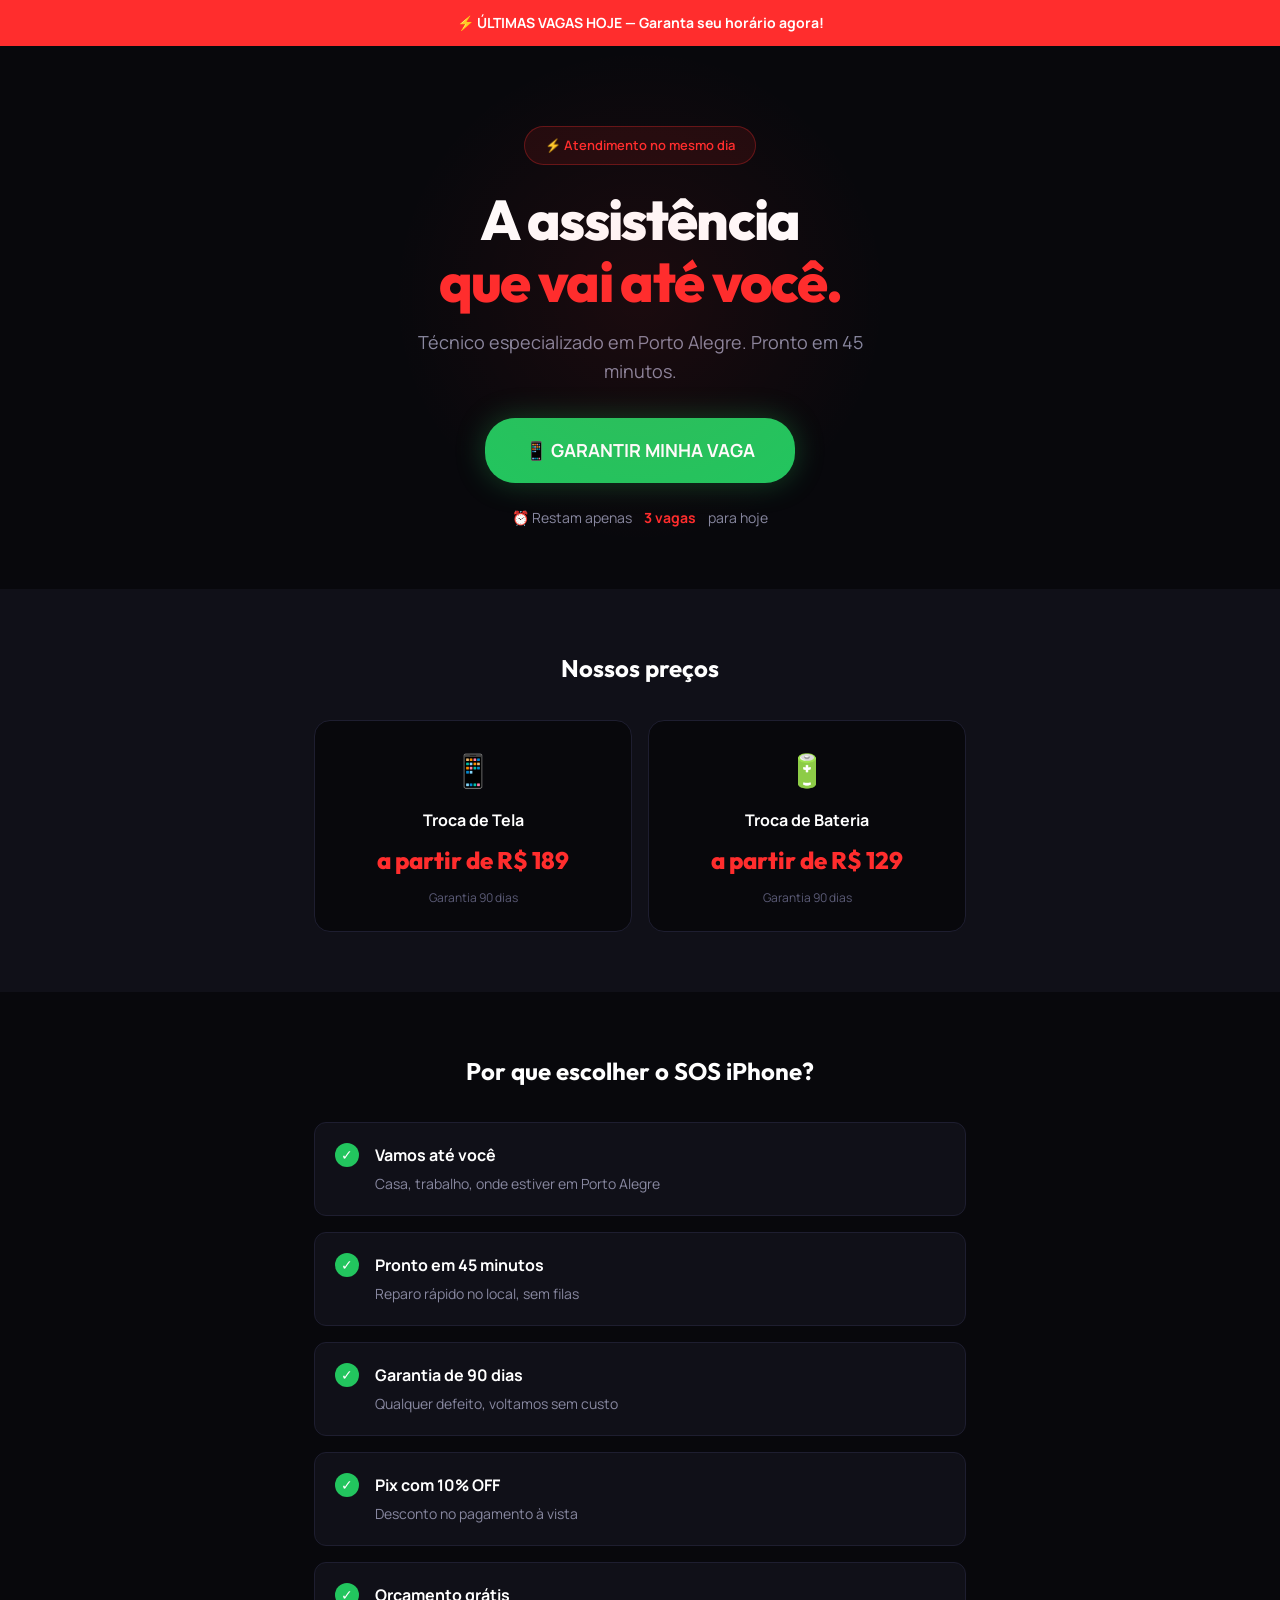
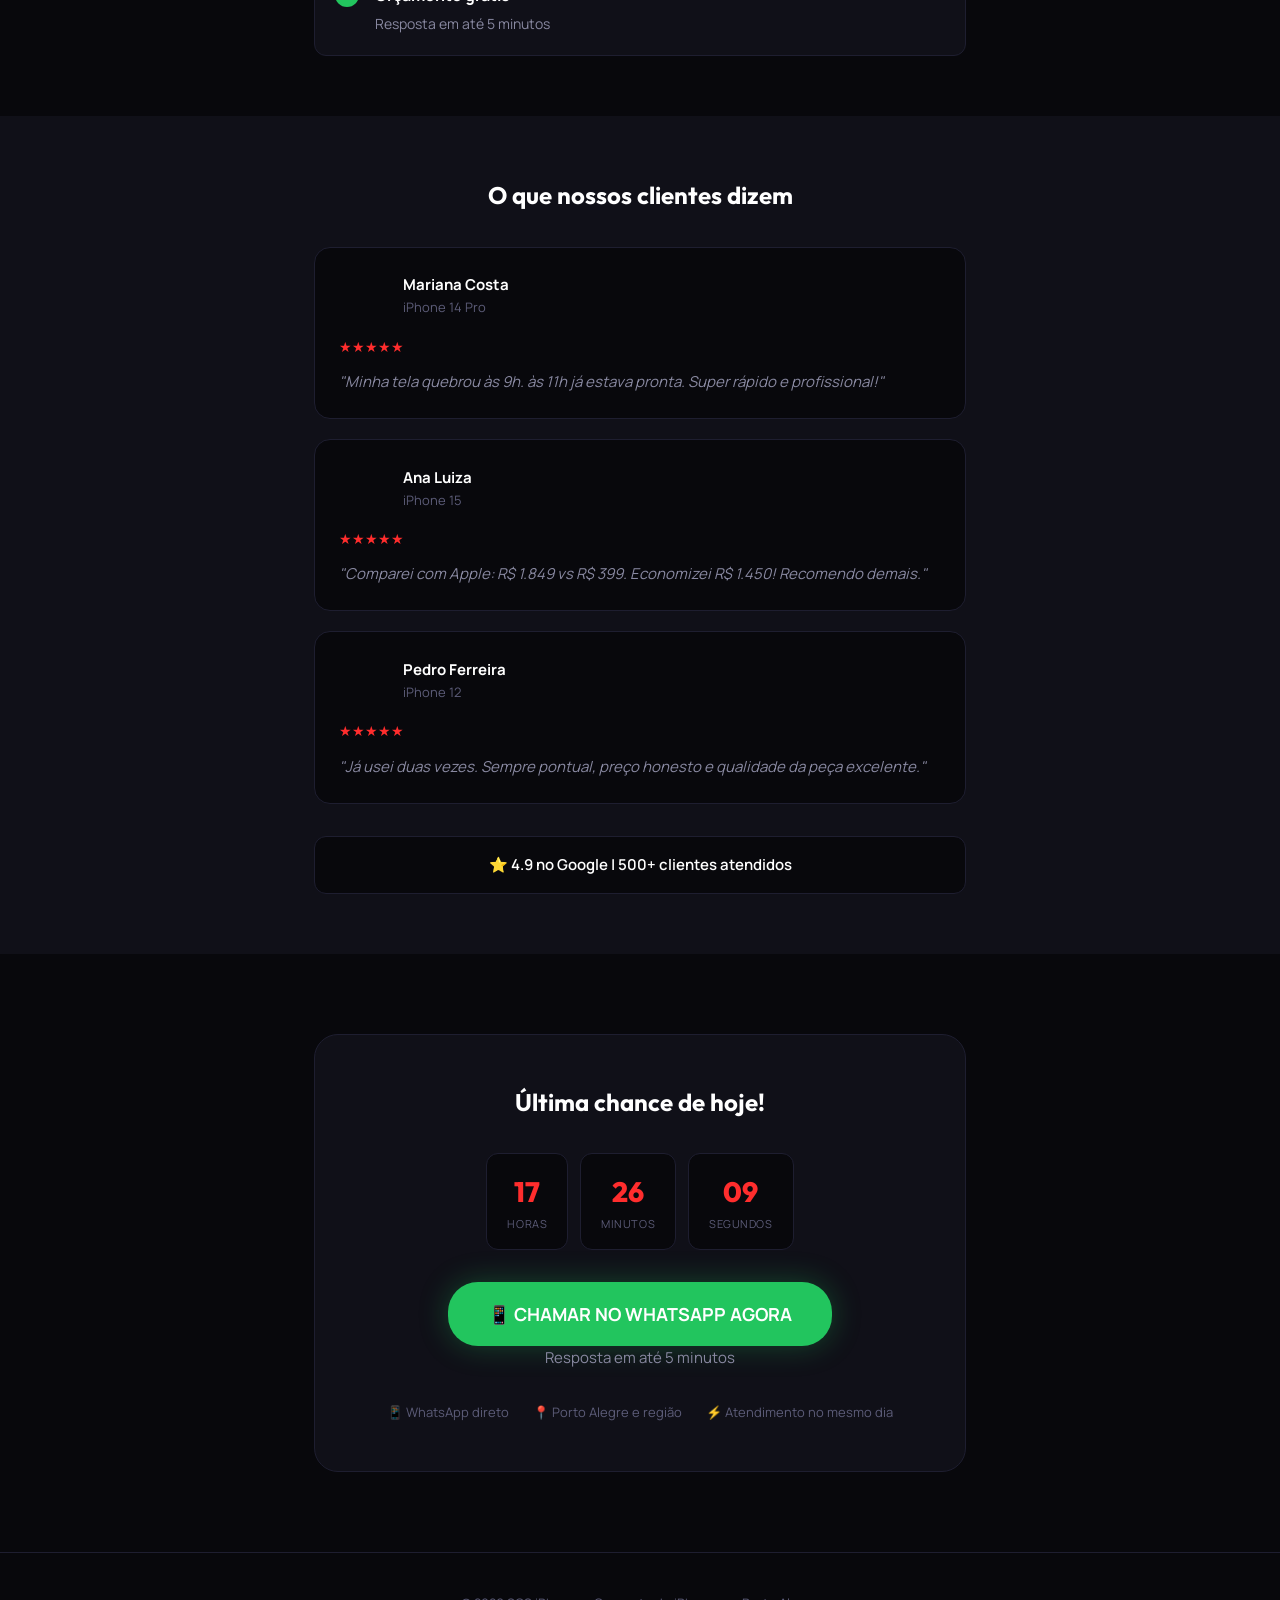
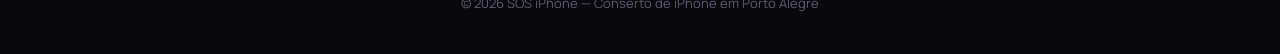
<file: index.html>
<!DOCTYPE html>
<html lang="pt-BR">
<head>
  <meta charset="UTF-8">
  <meta name="viewport" content="width=device-width, initial-scale=1.0">
  <title>SOS iPhone — Conserto de iPhone em Porto Alegre | Atendimento no Mesmo Dia</title>
  <meta name="description" content="Troca de tela e bateria para iPhone no seu local em Porto Alegre. Atendimento no mesmo dia, garantia de até 90 dias. Técnico vai até você.">
  <link rel="preconnect" href="https://fonts.googleapis.com">
  <link rel="preconnect" href="https://fonts.gstatic.com" crossorigin>
  <link href="https://fonts.googleapis.com/css2?family=Manrope:wght@400;500;600;700;800&family=Outfit:wght@400;500;600;700;800;900&display=swap" rel="stylesheet">
  <style>
    :root {
      --bg: #08080C;
      --bg-surface: #101018;
      --bg-raised: #18182A;
      --border: #1E1E30;
      --red: #FF2D2D;
      --red-hover: #FF4D4D;
      --red-glow: rgba(255, 45, 45, 0.15);
      --green: #22C55E;
      --text: #FFFFFF;
      --text-secondary: #8888A0;
      --text-muted: #5C5C78;
    }
    * { margin: 0; padding: 0; box-sizing: border-box; }
    html { scroll-behavior: smooth; }
    body {
      font-family: 'Manrope', sans-serif;
      background: var(--bg);
      color: var(--text);
      line-height: 1.6;
    }
    .container {
      max-width: 700px;
      margin: 0 auto;
      padding: 0 24px;
    }

    /* Urgency Bar */
    .urgency-bar {
      background: var(--red);
      color: white;
      text-align: center;
      padding: 12px;
      font-weight: 700;
      font-size: 14px;
      position: sticky;
      top: 0;
      z-index: 100;
    }

    /* Hero */
    .hero {
      padding: 80px 0 60px;
      text-align: center;
      position: relative;
    }
    .hero::before {
      content: '';
      position: absolute;
      top: 0;
      left: 50%;
      transform: translateX(-50%);
      width: 500px;
      height: 500px;
      background: radial-gradient(circle, rgba(255, 45, 45, 0.08) 0%, transparent 70%);
      pointer-events: none;
    }
    .hero-badge {
      display: inline-flex;
      align-items: center;
      gap: 8px;
      background: rgba(255, 45, 45, 0.1);
      border: 1px solid rgba(255, 45, 45, 0.3);
      color: var(--red);
      padding: 8px 20px;
      border-radius: 30px;
      font-size: 13px;
      font-weight: 600;
      margin-bottom: 24px;
    }
    .hero h1 {
      font-family: 'Outfit', sans-serif;
      font-size: clamp(36px, 8vw, 56px);
      font-weight: 800;
      line-height: 1.1;
      margin-bottom: 16px;
      letter-spacing: -0.03em;
    }
    .hero h1 span { color: var(--red); }
    .hero-sub {
      font-size: 18px;
      color: var(--text-secondary);
      margin-bottom: 32px;
      max-width: 500px;
      margin-left: auto;
      margin-right: auto;
    }

    /* CTA Button */
    .cta-btn {
      display: inline-flex;
      align-items: center;
      gap: 10px;
      background: var(--green);
      color: white;
      padding: 18px 40px;
      border-radius: 30px;
      font-weight: 700;
      font-size: 18px;
      text-decoration: none;
      transition: all 0.3s;
      box-shadow: 0 0 30px rgba(34, 197, 94, 0.3);
      animation: cta-pulse 2s infinite;
    }
    @keyframes cta-pulse {
      0%, 100% { box-shadow: 0 0 30px rgba(34, 197, 94, 0.3); }
      50% { box-shadow: 0 0 50px rgba(34, 197, 94, 0.5); }
    }
    .cta-btn:hover {
      transform: translateY(-2px);
      box-shadow: 0 0 60px rgba(34, 197, 94, 0.5);
    }

    /* Urgency Counter */
    .urgency-counter {
      display: flex;
      align-items: center;
      justify-content: center;
      gap: 12px;
      margin-top: 24px;
      color: var(--text-secondary);
      font-size: 14px;
    }
    .urgency-counter span { color: var(--red); font-weight: 700; }

    /* Price Section */
    .price-section {
      padding: 60px 0;
      background: var(--bg-surface);
    }
    .price-title {
      font-family: 'Outfit', sans-serif;
      font-size: 24px;
      font-weight: 700;
      text-align: center;
      margin-bottom: 32px;
    }
    .price-cards {
      display: grid;
      grid-template-columns: 1fr 1fr;
      gap: 16px;
    }
    .price-card {
      background: var(--bg);
      border: 1px solid var(--border);
      border-radius: 16px;
      padding: 24px;
      text-align: center;
      transition: all 0.3s;
    }
    .price-card:hover {
      border-color: var(--red);
    }
    .price-card-icon {
      font-size: 32px;
      margin-bottom: 12px;
    }
    .price-card h3 {
      font-size: 16px;
      font-weight: 700;
      margin-bottom: 8px;
    }
    .price-card-value {
      font-family: 'Outfit', sans-serif;
      font-size: 24px;
      font-weight: 800;
      color: var(--red);
    }
    .price-card-note {
      font-size: 12px;
      color: var(--text-muted);
      margin-top: 8px;
    }

    /* Benefits */
    .benefits {
      padding: 60px 0;
    }
    .benefits-title {
      font-family: 'Outfit', sans-serif;
      font-size: 24px;
      font-weight: 700;
      text-align: center;
      margin-bottom: 32px;
    }
    .benefits-list {
      display: flex;
      flex-direction: column;
      gap: 16px;
    }
    .benefit-item {
      display: flex;
      align-items: flex-start;
      gap: 16px;
      padding: 20px;
      background: var(--bg-surface);
      border: 1px solid var(--border);
      border-radius: 12px;
    }
    .benefit-check {
      width: 24px;
      height: 24px;
      background: var(--green);
      border-radius: 50%;
      display: flex;
      align-items: center;
      justify-content: center;
      font-size: 14px;
      flex-shrink: 0;
    }
    .benefit-content h3 {
      font-size: 16px;
      font-weight: 700;
      margin-bottom: 4px;
    }
    .benefit-content p {
      font-size: 14px;
      color: var(--text-secondary);
    }

    /* Testimonials */
    .testimonials {
      padding: 60px 0;
      background: var(--bg-surface);
    }
    .testimonials-title {
      font-family: 'Outfit', sans-serif;
      font-size: 24px;
      font-weight: 700;
      text-align: center;
      margin-bottom: 32px;
    }
    .testimonials-grid {
      display: flex;
      flex-direction: column;
      gap: 20px;
    }
    .testimonial-card {
      background: var(--bg);
      border: 1px solid var(--border);
      border-radius: 16px;
      padding: 24px;
    }
    .testimonial-header {
      display: flex;
      align-items: center;
      gap: 16px;
      margin-bottom: 16px;
    }
    .testimonial-avatar {
      width: 48px;
      height: 48px;
      border-radius: 50%;
      background: var(--bg-raised);
      display: flex;
      align-items: center;
      justify-content: center;
      font-size: 20px;
      flex-shrink: 0;
    }
    .testimonial-info h4 {
      font-size: 15px;
      font-weight: 700;
    }
    .testimonial-info p {
      font-size: 13px;
      color: var(--text-muted);
    }
    .testimonial-stars {
      color: var(--red);
      font-size: 14px;
      margin-bottom: 12px;
    }
    .testimonial-text {
      font-size: 15px;
      color: var(--text-secondary);
      font-style: italic;
    }
    .social-proof {
      text-align: center;
      margin-top: 32px;
      padding: 16px;
      background: var(--bg);
      border: 1px solid var(--border);
      border-radius: 12px;
    }
    .social-proof p {
      font-size: 15px;
      font-weight: 600;
    }

    /* Final CTA */
    .final-cta {
      padding: 80px 0;
      text-align: center;
    }
    .final-cta-content {
      background: var(--bg-surface);
      border: 1px solid var(--border);
      border-radius: 24px;
      padding: 48px 32px;
    }
    .countdown {
      display: flex;
      justify-content: center;
      gap: 12px;
      margin-bottom: 32px;
    }
    .countdown-item {
      background: var(--bg);
      border: 1px solid var(--border);
      border-radius: 12px;
      padding: 16px 20px;
      text-align: center;
      min-width: 80px;
    }
    .countdown-value {
      font-family: 'Outfit', sans-serif;
      font-size: 28px;
      font-weight: 800;
      color: var(--red);
    }
    .countdown-label {
      font-size: 11px;
      color: var(--text-muted);
      text-transform: uppercase;
      letter-spacing: 0.05em;
    }
    .final-sub {
      color: var(--text-secondary);
      font-size: 15px;
      margin-bottom: 32px;
    }
    .final-features {
      display: flex;
      justify-content: center;
      gap: 24px;
      margin-top: 24px;
      flex-wrap: wrap;
    }
    .final-feature {
      display: flex;
      align-items: center;
      gap: 8px;
      font-size: 13px;
      color: var(--text-muted);
    }

    /* Footer */
    footer {
      padding: 40px 0;
      text-align: center;
      border-top: 1px solid var(--border);
      color: var(--text-muted);
      font-size: 13px;
    }

    /* Mobile Adjustments */
    @media (max-width: 640px) {
      .price-cards { grid-template-columns: 1fr; }
      .countdown { flex-direction: column; align-items: center; }
      .countdown-item { width: 100%; max-width: 200px; }
      .final-features { flex-direction: column; align-items: center; gap: 12px; }
    }

    /* Reduced Motion */
    @media (prefers-reduced-motion: reduce) {
      .cta-btn { animation: none; }
    }
  </style>
</head>
<body>
  <!-- Urgency Bar -->
  <div class="urgency-bar">
    ⚡ ÚLTIMAS VAGAS HOJE — Garanta seu horário agora!
  </div>

  <!-- Hero -->
  <section class="hero">
    <div class="container">
      <div class="hero-badge">⚡ Atendimento no mesmo dia</div>
      <h1>A assistência<br><span>que vai até você.</span></h1>
      <p class="hero-sub">Técnico especializado em Porto Alegre. Pronto em 45 minutos.</p>
      
      <a href="https://wa.me/5551995023919?text=Olá! Meu iPhone precisa de conserto. Ainda tem vaga?" class="cta-btn" target="_blank">
        📱 GARANTIR MINHA VAGA
      </a>

      <div class="urgency-counter">
        ⏰ Restam apenas <span>3 vagas</span> para hoje
      </div>
    </div>
  </section>

  <!-- Price Section -->
  <section class="price-section">
    <div class="container">
      <h2 class="price-title">Nossos preços</h2>
      <div class="price-cards">
        <div class="price-card">
          <div class="price-card-icon">📱</div>
          <h3>Troca de Tela</h3>
          <div class="price-card-value">a partir de R$ 189</div>
          <p class="price-card-note">Garantia 90 dias</p>
        </div>
        <div class="price-card">
          <div class="price-card-icon">🔋</div>
          <h3>Troca de Bateria</h3>
          <div class="price-card-value">a partir de R$ 129</div>
          <p class="price-card-note">Garantia 90 dias</p>
        </div>
      </div>
    </div>
  </section>

  <!-- Benefits -->
  <section class="benefits">
    <div class="container">
      <h2 class="benefits-title">Por que escolher o SOS iPhone?</h2>
      <div class="benefits-list">
        <div class="benefit-item">
          <div class="benefit-check">✓</div>
          <div class="benefit-content">
            <h3>Vamos até você</h3>
            <p>Casa, trabalho, onde estiver em Porto Alegre</p>
          </div>
        </div>
        <div class="benefit-item">
          <div class="benefit-check">✓</div>
          <div class="benefit-content">
            <h3>Pronto em 45 minutos</h3>
            <p>Reparo rápido no local, sem filas</p>
          </div>
        </div>
        <div class="benefit-item">
          <div class="benefit-check">✓</div>
          <div class="benefit-content">
            <h3>Garantia de 90 dias</h3>
            <p>Qualquer defeito, voltamos sem custo</p>
          </div>
        </div>
        <div class="benefit-item">
          <div class="benefit-check">✓</div>
          <div class="benefit-content">
            <h3>Pix com 10% OFF</h3>
            <p>Desconto no pagamento à vista</p>
          </div>
        </div>
        <div class="benefit-item">
          <div class="benefit-check">✓</div>
          <div class="benefit-content">
            <h3>Orçamento grátis</h3>
            <p>Resposta em até 5 minutos</p>
          </div>
        </div>
      </div>
    </div>
  </section>

  <!-- Testimonials -->
  <section class="testimonials">
    <div class="container">
      <h2 class="testimonials-title">O que nossos clientes dizem</h2>
      
      <div class="testimonials-grid">
        <div class="testimonial-card">
          <div class="testimonial-header">
            <div class="testimonial-avatar" style="background: url('https://i.pravatar.cc/150?img=1') center/cover"></div>
            <div class="testimonial-info">
              <h4>Mariana Costa</h4>
              <p>iPhone 14 Pro</p>
            </div>
          </div>
          <div class="testimonial-stars">★★★★★</div>
          <p class="testimonial-text">"Minha tela quebrou às 9h. às 11h já estava pronta. Super rápido e profissional!"</p>
        </div>
        <div class="testimonial-card">
          <div class="testimonial-header">
            <div class="testimonial-avatar" style="background: url('https://i.pravatar.cc/150?img=5') center/cover"></div>
            <div class="testimonial-info">
              <h4>Ana Luiza</h4>
              <p>iPhone 15</p>
            </div>
          </div>
          <div class="testimonial-stars">★★★★★</div>
          <p class="testimonial-text">"Comparei com Apple: R$ 1.849 vs R$ 399. Economizei R$ 1.450! Recomendo demais."</p>
        </div>
        <div class="testimonial-card">
          <div class="testimonial-header">
            <div class="testimonial-avatar" style="background: url('https://i.pravatar.cc/150?img=7') center/cover"></div>
            <div class="testimonial-info">
              <h4>Pedro Ferreira</h4>
              <p>iPhone 12</p>
            </div>
          </div>
          <div class="testimonial-stars">★★★★★</div>
          <p class="testimonial-text">"Já usei duas vezes. Sempre pontual, preço honesto e qualidade da peça excelente."</p>
        </div>
      </div>

      <div class="social-proof">
        <p>⭐ 4.9 no Google | 500+ clientes atendidos</p>
      </div>
    </div>
  </section>

  <!-- Final CTA -->
  <section class="final-cta">
    <div class="container">
      <div class="final-cta-content">
        <h2 class="testimonials-title">Última chance de hoje!</h2>
        
        <div class="countdown">
          <div class="countdown-item">
            <div class="countdown-value" id="hours">02</div>
            <div class="countdown-label">Horas</div>
          </div>
          <div class="countdown-item">
            <div class="countdown-value" id="minutes">34</div>
            <div class="countdown-label">Minutos</div>
          </div>
          <div class="countdown-item">
            <div class="countdown-value" id="seconds">59</div>
            <div class="countdown-label">Segundos</div>
          </div>
        </div>

        <a href="https://wa.me/5551995023919?text=Olá! Ainda tem vaga para hoje?" class="cta-btn" target="_blank">
          📱 CHAMAR NO WHATSAPP AGORA
        </a>

        <p class="final-sub">Resposta em até 5 minutos</p>

        <div class="final-features">
          <span class="final-feature">📱 WhatsApp direto</span>
          <span class="final-feature">📍 Porto Alegre e região</span>
          <span class="final-feature">⚡ Atendimento no mesmo dia</span>
        </div>
      </div>
    </div>
  </section>

  <!-- Footer -->
  <footer>
    <div class="container">
      <p>© 2026 SOS iPhone — Conserto de iPhone em Porto Alegre</p>
    </div>
  </footer>

  <script>
    // Countdown Timer (ends at 18:00)
    function updateCountdown() {
      const now = new Date();
      const end = new Date();
      end.setHours(18, 0, 0, 0);
      
      if (now > end) {
        document.getElementById('hours').textContent = '00';
        document.getElementById('minutes').textContent = '00';
        document.getElementById('seconds').textContent = '00';
        return;
      }
      
      const diff = end - now;
      const hours = Math.floor(diff / (1000 * 60 * 60));
      const minutes = Math.floor((diff % (1000 * 60 * 60)) / (1000 * 60));
      const seconds = Math.floor((diff % (1000 * 60)) / 1000);
      
      document.getElementById('hours').textContent = String(hours).padStart(2, '0');
      document.getElementById('minutes').textContent = String(minutes).padStart(2, '0');
      document.getElementById('seconds').textContent = String(seconds).padStart(2, '0');
    }
    
    updateCountdown();
    setInterval(updateCountdown, 1000);
  </script>
</body>
</html>
</file>
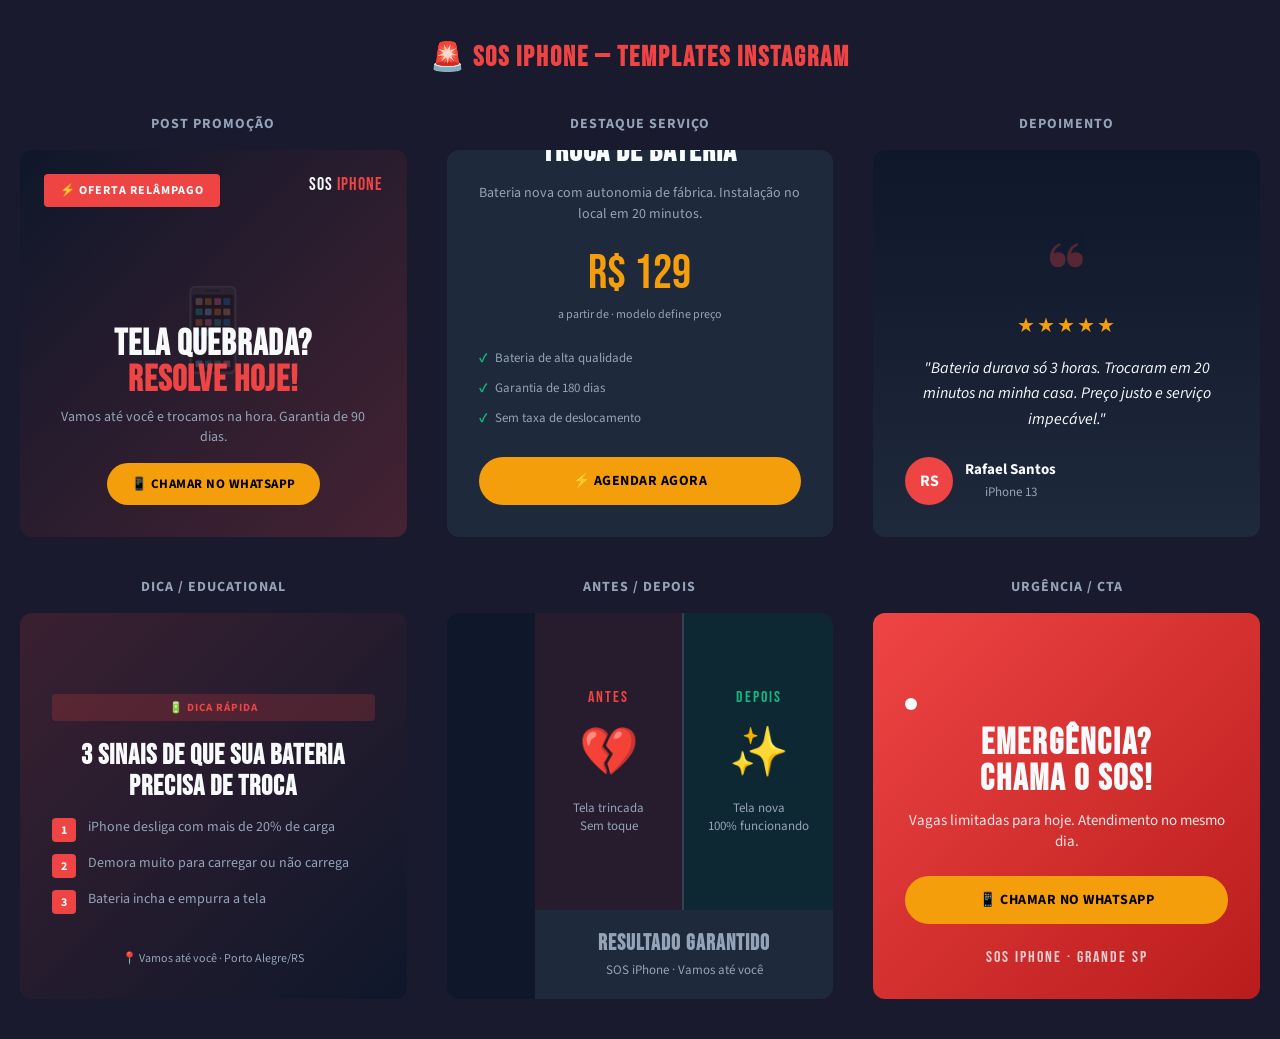
<file: posts.html>
<!DOCTYPE html>
<html lang="pt-BR">
<head>
    <meta charset="UTF-8">
    <meta name="viewport" content="width=device-width, initial-scale=1.0">
    <title>SOS iPhone — Templates Instagram</title>
    <link rel="preconnect" href="https://fonts.googleapis.com">
    <link rel="preconnect" href="https://fonts.gstatic.com" crossorigin>
    <link href="https://fonts.googleapis.com/css2?family=Bebas+Neue&family=Source+Sans+3:wght@400;500;600;700&display=swap" rel="stylesheet">
    <style>
        :root {
            --bg: #0F172A;
            --bg-surface: #1E293B;
            --bg-elevated: #273549;
            --border: #334155;
            --text: #F8FAFC;
            --text-muted: #94A3B8;
            --red: #EF4444;
            --red-glow: rgba(239, 68, 68, 0.25);
            --amber: #F59E0B;
            --amber-glow: rgba(245, 158, 11, 0.25);
            --green: #10B981;
            --font-display: 'Bebas Neue', sans-serif;
            --font-body: 'Source Sans 3', sans-serif;
        }

        * { margin: 0; padding: 0; box-sizing: border-box; }

        body {
            font-family: var(--font-body);
            background: #1a1a2e;
            padding: 40px 20px;
            color: var(--text);
        }

        h1 {
            text-align: center;
            margin-bottom: 40px;
            font-size: 28px;
            font-family: var(--font-display);
            letter-spacing: 2px;
            color: var(--red);
        }

        .grid {
            display: grid;
            grid-template-columns: repeat(auto-fit, minmax(320px, 1fr));
            gap: 40px;
            max-width: 1400px;
            margin: 0 auto;
        }

        .post-wrapper {
            text-align: center;
        }

        .post-wrapper h3 {
            margin-bottom: 16px;
            font-size: 14px;
            color: var(--text-muted);
            text-transform: uppercase;
            letter-spacing: 1px;
        }

        /* Instagram Post Base */
        .post {
            width: 100%;
            max-width: 400px;
            aspect-ratio: 1/1;
            margin: 0 auto;
            border-radius: 12px;
            overflow: hidden;
            position: relative;
            display: flex;
            flex-direction: column;
            justify-content: flex-end;
        }

        /* Post 1: Promoção */
        .post-promo {
            background: linear-gradient(135deg, var(--bg) 0%, rgba(239, 68, 68, 0.2) 100%);
            padding: 32px;
        }

        .post-promo .badge {
            position: absolute;
            top: 24px;
            left: 24px;
            background: var(--red);
            color: white;
            padding: 8px 16px;
            border-radius: 4px;
            font-size: 12px;
            font-weight: 700;
            text-transform: uppercase;
            letter-spacing: 1px;
        }

        .post-promo .phone-icon {
            position: absolute;
            top: 50%;
            left: 50%;
            transform: translate(-50%, -60%);
            font-size: 80px;
            opacity: 0.2;
        }

        .post-promo .content {
            position: relative;
            z-index: 1;
        }

        .post-promo h2 {
            font-family: var(--font-display);
            font-size: 36px;
            line-height: 1;
            letter-spacing: 1px;
            text-transform: uppercase;
            margin-bottom: 8px;
        }

        .post-promo h2 span {
            color: var(--red);
        }

        .post-promo p {
            font-size: 14px;
            color: var(--text-muted);
            margin-bottom: 16px;
        }

        .post-promo .cta {
            display: inline-block;
            background: var(--amber);
            color: #000;
            padding: 12px 24px;
            border-radius: 9999px;
            font-weight: 700;
            font-size: 13px;
            text-transform: uppercase;
            letter-spacing: 0.5px;
        }

        .post-promo .logo {
            position: absolute;
            top: 24px;
            right: 24px;
            font-family: var(--font-display);
            font-size: 18px;
            letter-spacing: 1px;
        }

        .post-promo .logo em {
            font-style: normal;
            color: var(--red);
        }

        /* Post 2: Serviço */
        .post-service {
            background: var(--bg-surface);
            padding: 32px;
            text-align: center;
        }

        .post-service .icon {
            font-size: 64px;
            margin-bottom: 20px;
        }

        .post-service h2 {
            font-family: var(--font-display);
            font-size: 32px;
            letter-spacing: 1px;
            text-transform: uppercase;
            margin-bottom: 12px;
        }

        .post-service p {
            font-size: 14px;
            color: var(--text-muted);
            margin-bottom: 20px;
            line-height: 1.5;
        }

        .post-service .price {
            font-family: var(--font-display);
            font-size: 48px;
            color: var(--amber);
            margin-bottom: 4px;
        }

        .post-service .price-note {
            font-size: 12px;
            color: var(--text-muted);
            margin-bottom: 20px;
        }

        .post-service .features {
            text-align: left;
            margin-bottom: 24px;
        }

        .post-service .features li {
            font-size: 13px;
            color: var(--text-muted);
            padding: 6px 0;
            display: flex;
            align-items: center;
            gap: 8px;
        }

        .post-service .features li::before {
            content: '✓';
            color: var(--green);
            font-weight: 700;
        }

        .post-service .cta {
            display: block;
            background: var(--amber);
            color: #000;
            padding: 14px 24px;
            border-radius: 9999px;
            font-weight: 700;
            font-size: 14px;
            text-transform: uppercase;
            letter-spacing: 0.5px;
        }

        /* Post 3: Depoimento */
        .post-testimonial {
            background: linear-gradient(180deg, var(--bg) 0%, var(--bg-surface) 100%);
            padding: 32px;
        }

        .post-testimonial .quote-icon {
            font-size: 48px;
            color: var(--red);
            opacity: 0.3;
            margin-bottom: 16px;
        }

        .post-testimonial .stars {
            color: var(--amber);
            font-size: 20px;
            margin-bottom: 16px;
            letter-spacing: 2px;
        }

        .post-testimonial .quote {
            font-size: 16px;
            line-height: 1.6;
            margin-bottom: 24px;
            font-style: italic;
            color: var(--text);
        }

        .post-testimonial .author {
            display: flex;
            align-items: center;
            gap: 12px;
        }

        .post-testimonial .avatar {
            width: 48px;
            height: 48px;
            background: var(--red);
            border-radius: 50%;
            display: flex;
            align-items: center;
            justify-content: center;
            font-weight: 700;
            font-size: 16px;
            color: white;
        }

        .post-testimonial .author-info strong {
            display: block;
            font-size: 15px;
        }

        .post-testimonial .author-info span {
            font-size: 13px;
            color: var(--text-muted);
        }

        /* Post 4: Dica */
        .post-tip {
            background: linear-gradient(135deg, rgba(239, 68, 68, 0.15) 0%, var(--bg) 100%);
            padding: 32px;
        }

        .post-tip .tag {
            display: inline-block;
            background: rgba(239, 68, 68, 0.2);
            color: var(--red);
            padding: 6px 12px;
            border-radius: 4px;
            font-size: 11px;
            font-weight: 700;
            text-transform: uppercase;
            letter-spacing: 1px;
            margin-bottom: 20px;
        }

        .post-tip h2 {
            font-family: var(--font-display);
            font-size: 28px;
            letter-spacing: 1px;
            text-transform: uppercase;
            line-height: 1.1;
            margin-bottom: 16px;
        }

        .post-tip .tip-list {
            margin-bottom: 24px;
        }

        .post-tip .tip-item {
            display: flex;
            align-items: flex-start;
            gap: 12px;
            margin-bottom: 12px;
        }

        .post-tip .tip-num {
            width: 24px;
            height: 24px;
            background: var(--red);
            border-radius: 4px;
            display: flex;
            align-items: center;
            justify-content: center;
            font-size: 12px;
            font-weight: 700;
            flex-shrink: 0;
        }

        .post-tip .tip-text {
            font-size: 14px;
            color: var(--text-muted);
            line-height: 1.4;
        }

        .post-tip .footer-text {
            font-size: 12px;
            color: var(--text-muted);
            text-align: center;
        }

        /* Post 5: Antes/Depois */
        .post-before-after {
            background: var(--bg);
            display: grid;
            grid-template-rows: 1fr auto;
        }

        .post-before-after .compare {
            display: grid;
            grid-template-columns: 1fr 1fr;
            height: 100%;
        }

        .post-before-after .side {
            display: flex;
            flex-direction: column;
            justify-content: center;
            align-items: center;
            padding: 24px;
        }

        .post-before-after .before {
            background: rgba(239, 68, 68, 0.1);
            border-right: 2px solid var(--border);
        }

        .post-before-after .after {
            background: rgba(16, 185, 129, 0.1);
        }

        .post-before-after .side-label {
            font-family: var(--font-display);
            font-size: 16px;
            letter-spacing: 2px;
            text-transform: uppercase;
            margin-bottom: 12px;
        }

        .post-before-after .before .side-label { color: var(--red); }
        .post-before-after .after .side-label { color: var(--green); }

        .post-before-after .phone-visual {
            font-size: 48px;
            margin-bottom: 12px;
        }

        .post-before-after .side-text {
            font-size: 13px;
            color: var(--text-muted);
            text-align: center;
        }

        .post-before-after .bottom {
            background: var(--bg-surface);
            padding: 20px 24px;
            text-align: center;
        }

        .post-before-after .bottom h3 {
            font-family: var(--font-display);
            font-size: 22px;
            letter-spacing: 1px;
            text-transform: uppercase;
            margin-bottom: 4px;
        }

        .post-before-after .bottom p {
            font-size: 13px;
            color: var(--text-muted);
        }

        /* Post 6: Urgência */
        .post-urgency {
            background: linear-gradient(135deg, var(--red) 0%, #b91c1c 100%);
            padding: 32px;
            text-align: center;
        }

        .post-urgency .pulse-dot {
            width: 12px;
            height: 12px;
            background: white;
            border-radius: 50%;
            display: inline-block;
            margin-bottom: 16px;
            animation: pulse 1.5s infinite;
        }

        @keyframes pulse {
            0%, 100% { transform: scale(1); opacity: 1; }
            50% { transform: scale(1.3); opacity: 0.7; }
        }

        .post-urgency h2 {
            font-family: var(--font-display);
            font-size: 36px;
            letter-spacing: 2px;
            text-transform: uppercase;
            margin-bottom: 12px;
            line-height: 1;
        }

        .post-urgency p {
            font-size: 15px;
            opacity: 0.9;
            margin-bottom: 24px;
        }

        .post-urgency .cta {
            display: inline-block;
            background: var(--amber);
            color: #000;
            padding: 14px 32px;
            border-radius: 9999px;
            font-weight: 700;
            font-size: 14px;
            text-transform: uppercase;
            letter-spacing: 0.5px;
        }

        .post-urgency .logo-footer {
            margin-top: 24px;
            font-family: var(--font-display);
            font-size: 16px;
            letter-spacing: 2px;
            opacity: 0.8;
        }

        .post-urgency .logo-footer em {
            font-style: normal;
        }
    </style>
</head>
<body>
    <h1>🚨 SOS iPhone — Templates Instagram</h1>

    <div class="grid">
        <!-- Post 1: Promoção -->
        <div class="post-wrapper">
            <h3>Post Promoção</h3>
            <div class="post post-promo">
                <div class="logo">SOS <em>iPhone</em></div>
                <div class="badge">⚡ Oferta Relâmpago</div>
                <div class="phone-icon">📱</div>
                <div class="content">
                    <h2>Tela Quebrada?<br><span>Resolve Hoje!</span></h2>
                    <p>Vamos até você e trocamos na hora. Garantia de 90 dias.</p>
                    <span class="cta">📱 Chamar no WhatsApp</span>
                </div>
            </div>
        </div>

        <!-- Post 2: Serviço -->
        <div class="post-wrapper">
            <h3>Destaque Serviço</h3>
            <div class="post post-service">
                <div class="icon">🔋</div>
                <h2>Troca de Bateria</h2>
                <p>Bateria nova com autonomia de fábrica. Instalação no local em 20 minutos.</p>
                <div class="price">R$ 129</div>
                <div class="price-note">a partir de · modelo define preço</div>
                <ul class="features">
                    <li>Bateria de alta qualidade</li>
                    <li>Garantia de 180 dias</li>
                    <li>Sem taxa de deslocamento</li>
                </ul>
                <span class="cta">⚡ Agendar Agora</span>
            </div>
        </div>

        <!-- Post 3: Depoimento -->
        <div class="post-wrapper">
            <h3>Depoimento</h3>
            <div class="post post-testimonial">
                <div class="quote-icon">❝</div>
                <div class="stars">★★★★★</div>
                <p class="quote">"Bateria durava só 3 horas. Trocaram em 20 minutos na minha casa. Preço justo e serviço impecável."</p>
                <div class="author">
                    <div class="avatar">RS</div>
                    <div class="author-info">
                        <strong>Rafael Santos</strong>
                        <span>iPhone 13</span>
                    </div>
                </div>
            </div>
        </div>

        <!-- Post 4: Dica -->
        <div class="post-wrapper">
            <h3>Dica / Educational</h3>
            <div class="post post-tip">
                <div class="tag">🔋 Dica Rápida</div>
                <h2>3 Sinais de que sua Bateria Precisa de Troca</h2>
                <div class="tip-list">
                    <div class="tip-item">
                        <div class="tip-num">1</div>
                        <div class="tip-text">iPhone desliga com mais de 20% de carga</div>
                    </div>
                    <div class="tip-item">
                        <div class="tip-num">2</div>
                        <div class="tip-text">Demora muito para carregar ou não carrega</div>
                    </div>
                    <div class="tip-item">
                        <div class="tip-num">3</div>
                        <div class="tip-text">Bateria incha e empurra a tela</div>
                    </div>
                </div>
                <p class="footer-text">📍 Vamos até você · Porto Alegre/RS</p>
            </div>
        </div>

        <!-- Post 5: Antes/Depois -->
        <div class="post-wrapper">
            <h3>Antes / Depois</h3>
            <div class="post post-before-after">
                <div class="compare">
                    <div class="side before">
                        <div class="side-label">Antes</div>
                        <div class="phone-visual">💔</div>
                        <div class="side-text">Tela trincada<br>Sem toque</div>
                    </div>
                    <div class="side after">
                        <div class="side-label">Depois</div>
                        <div class="phone-visual">✨</div>
                        <div class="side-text">Tela nova<br>100% funcionando</div>
                    </div>
                </div>
                <div class="bottom">
                    <h3>Resultado Garantido</h3>
                    <p>SOS iPhone · Vamos até você</p>
                </div>
            </div>
        </div>

        <!-- Post 6: Urgência -->
        <div class="post-wrapper">
            <h3>Urgência / CTA</h3>
            <div class="post post-urgency">
                <div class="pulse-dot"></div>
                <h2>Emergência?<br>Chama o SOS!</h2>
                <p>Vagas limitadas para hoje. Atendimento no mesmo dia.</p>
                <span class="cta">📱 Chamar no WhatsApp</span>
                <div class="logo-footer">SOS <em>iPhone</em> · Grande SP</div>
            </div>
        </div>
    </div>
</body>
</html>
</file>
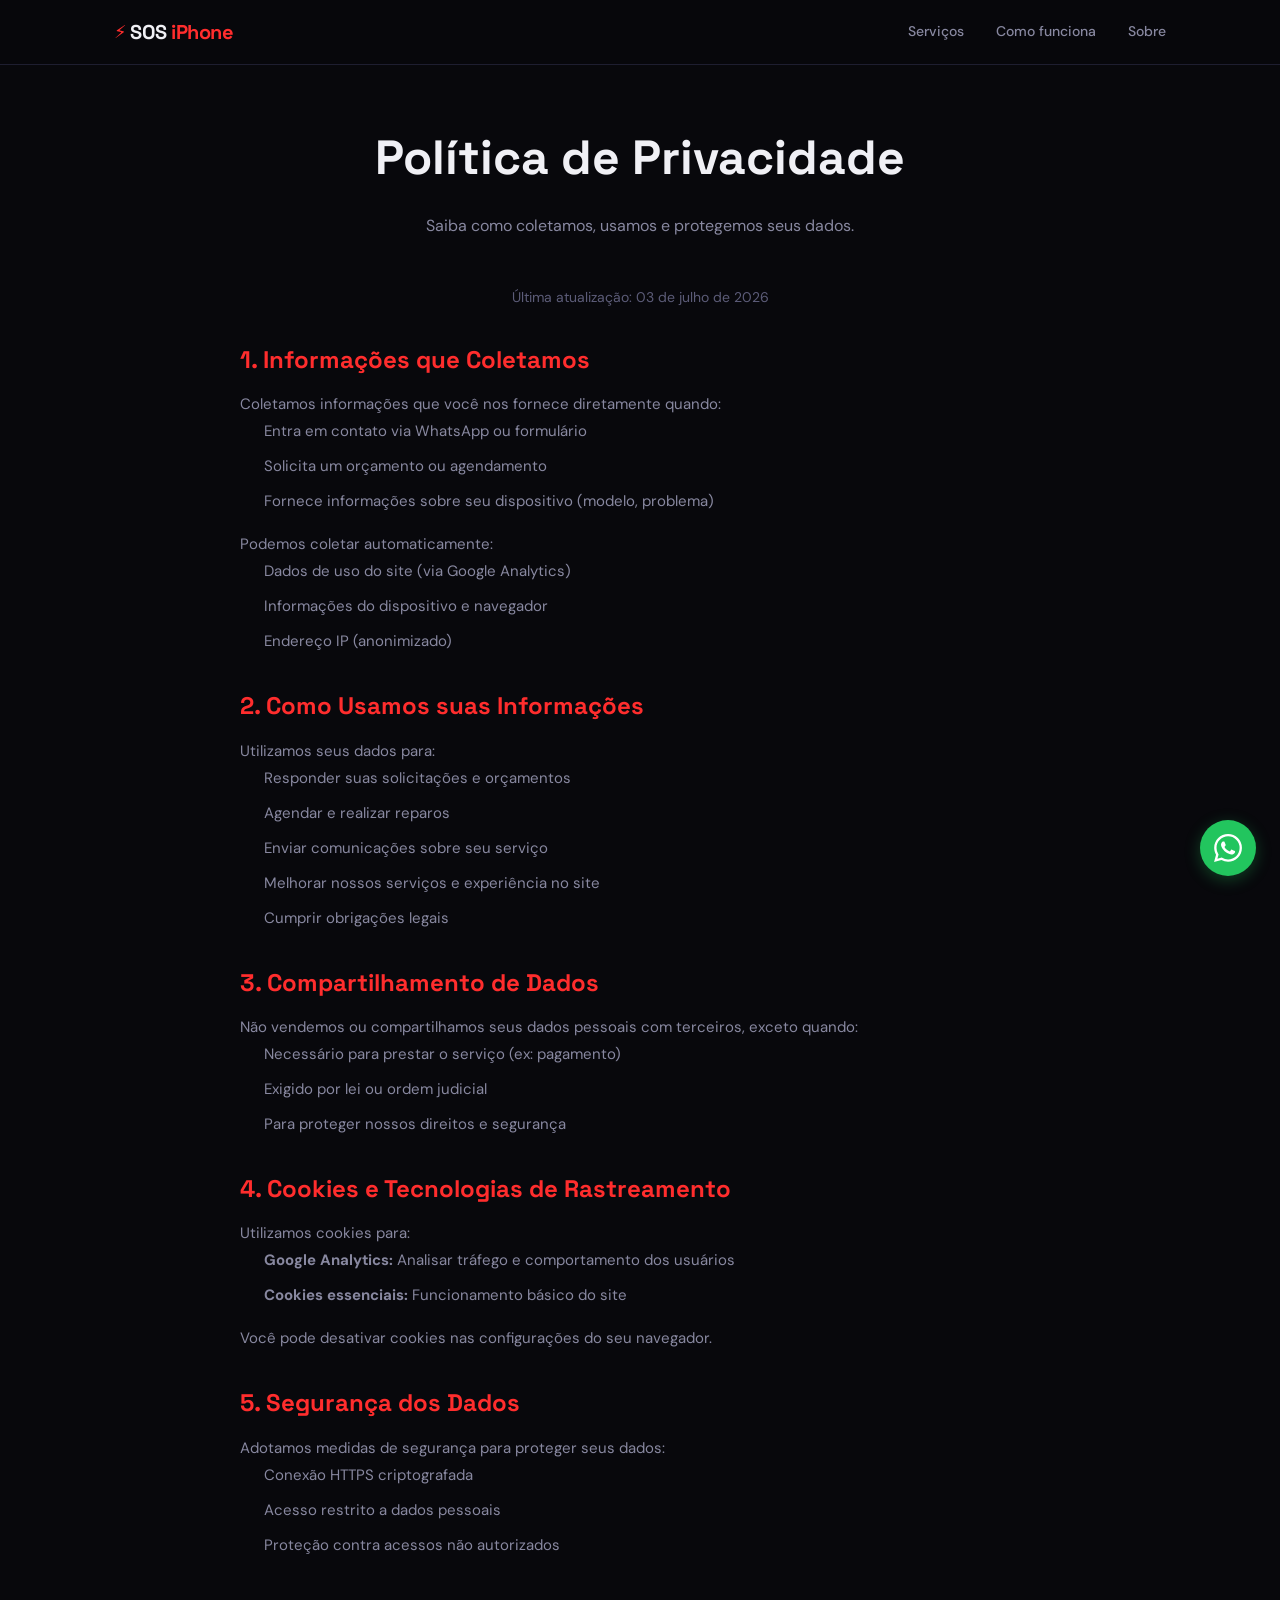
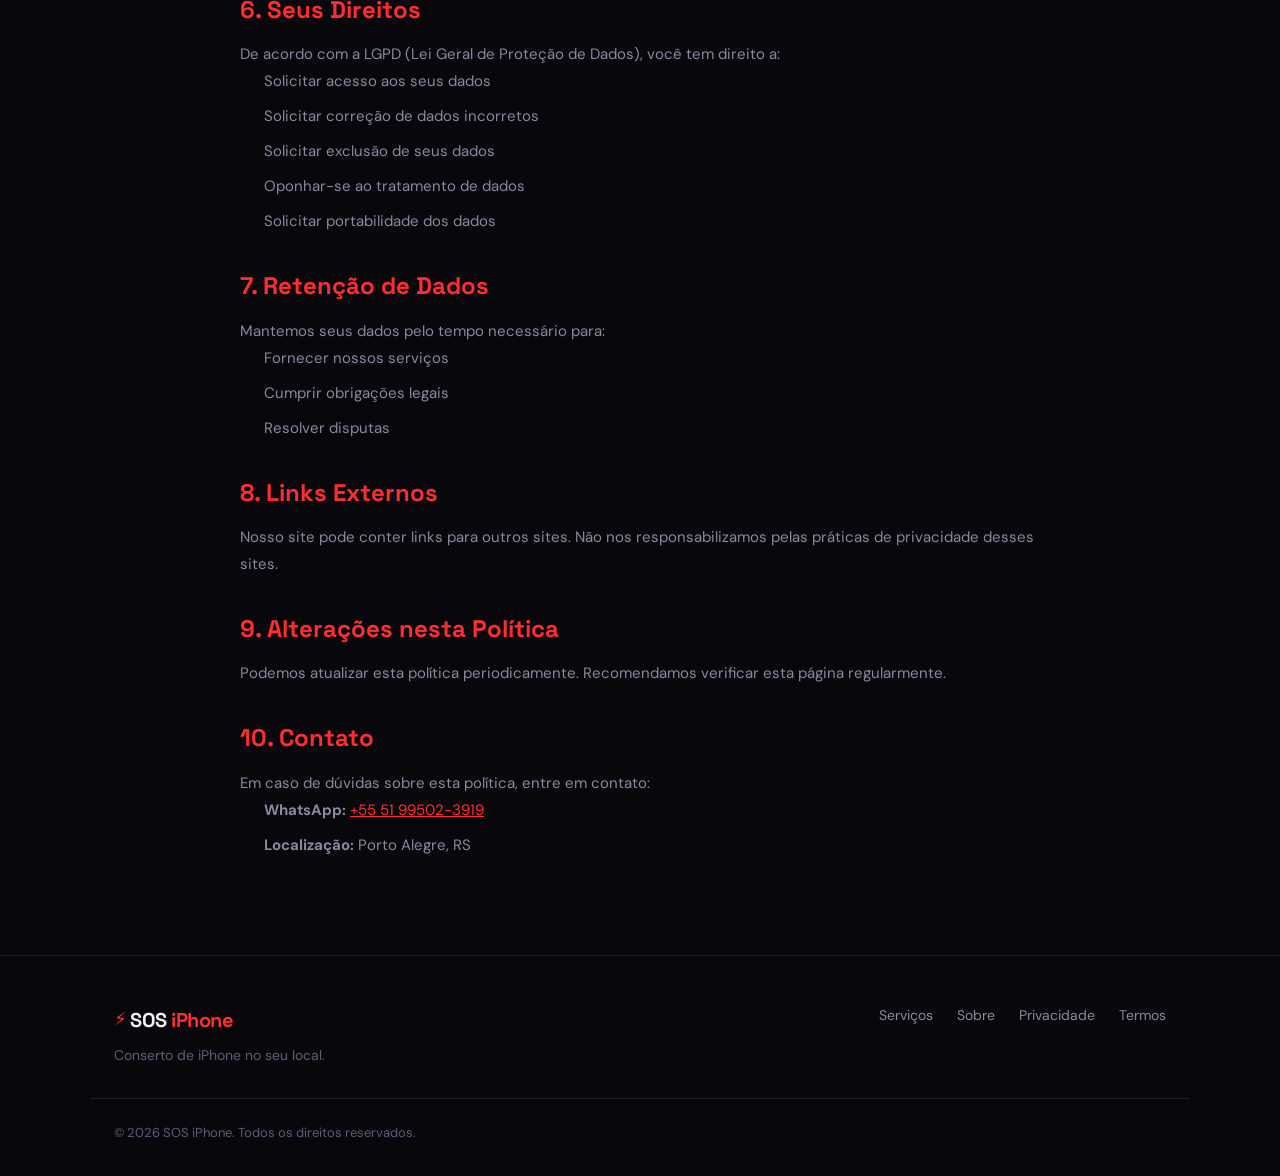
<file: privacidade.html>
<!DOCTYPE html>
<html lang="pt-BR">
<head>
  <meta charset="UTF-8">
  <meta name="viewport" content="width=device-width, initial-scale=1.0">
  <title>Política de Privacidade — SOS iPhone</title>
  <meta name="description" content="Política de Privacidade do SOS iPhone. Saiba como coletamos, usamos e protegemos seus dados pessoais.">
  <meta name="robots" content="noindex, nofollow">
  <link rel="preconnect" href="https://fonts.googleapis.com">
  <link rel="preconnect" href="https://fonts.gstatic.com" crossorigin>
  <link href="https://fonts.googleapis.com/css2?family=DM+Sans:wght@400;500;700&family=Space+Grotesk:wght@500;700&display=swap" rel="stylesheet">
  <link rel="stylesheet" href="css/styles.css">
  <link rel="icon" type="image/svg+xml" href="data:image/svg+xml,<svg xmlns='http://www.w3.org/2000/svg' viewBox='0 0 100 100'><text y='.9em' font-size='90'>🔧</text></svg>">
  <style>
    .page-header { padding: 120px 0 48px; text-align: center; }
    .page-title { font-family: var(--font-display); font-size: clamp(32px, 5vw, 48px); font-weight: 700; margin-bottom: 16px; }
    .page-subtitle { font-size: 16px; color: var(--text-secondary); }
    .legal-content { max-width: 800px; margin: 0 auto; padding-bottom: 64px; }
    .legal-section { margin-bottom: 32px; }
    .legal-section h2 { font-family: var(--font-display); font-size: 24px; font-weight: 700; margin-bottom: 12px; color: var(--red); }
    .legal-section h3 { font-size: 18px; font-weight: 600; margin-bottom: 8px; margin-top: 16px; }
    .legal-section p, .legal-section li { color: var(--text-secondary); font-size: 15px; line-height: 1.8; }
    .legal-section ul { padding-left: 24px; margin-bottom: 16px; }
    .legal-section li { margin-bottom: 8px; }
    .legal-section a { color: var(--red); text-decoration: underline; }
    .legal-section a:hover { color: var(--red-hover); }
    .update-date { text-align: center; color: var(--text-muted); font-size: 14px; margin-bottom: 32px; }
  </style>
</head>
<body>
  <nav class="nav">
    <div class="container nav-inner">
      <a href="index.html" class="nav-logo"><span class="nav-logo-icon">⚡</span> SOS<span>iPhone</span></a>
      <div class="nav-links">
        <a href="index.html#servicos">Serviços</a>
        <a href="index.html#como-funciona">Como funciona</a>
        <a href="sobre.html">Sobre</a>
      </div>
      <a href="https://wa.me/5551995023919" class="nav-cta-mobile" target="_blank" rel="noopener">WhatsApp</a>
    </div>
  </nav>

  <main>
    <div class="page-header">
      <div class="container">
        <h1 class="page-title">Política de Privacidade</h1>
        <p class="page-subtitle">Saiba como coletamos, usamos e protegemos seus dados.</p>
      </div>
    </div>

    <div class="container">
      <div class="legal-content">
        <p class="update-date">Última atualização: 03 de julho de 2026</p>

        <div class="legal-section">
          <h2>1. Informações que Coletamos</h2>
          <p>Coletamos informações que você nos fornece diretamente quando:</p>
          <ul>
            <li>Entra em contato via WhatsApp ou formulário</li>
            <li>Solicita um orçamento ou agendamento</li>
            <li>Fornece informações sobre seu dispositivo (modelo, problema)</li>
          </ul>
          <p>Podemos coletar automaticamente:</p>
          <ul>
            <li>Dados de uso do site (via Google Analytics)</li>
            <li>Informações do dispositivo e navegador</li>
            <li>Endereço IP (anonimizado)</li>
          </ul>
        </div>

        <div class="legal-section">
          <h2>2. Como Usamos suas Informações</h2>
          <p>Utilizamos seus dados para:</p>
          <ul>
            <li>Responder suas solicitações e orçamentos</li>
            <li>Agendar e realizar reparos</li>
            <li>Enviar comunicações sobre seu serviço</li>
            <li>Melhorar nossos serviços e experiência no site</li>
            <li>Cumprir obrigações legais</li>
          </ul>
        </div>

        <div class="legal-section">
          <h2>3. Compartilhamento de Dados</h2>
          <p>Não vendemos ou compartilhamos seus dados pessoais com terceiros, exceto quando:</p>
          <ul>
            <li>Necessário para prestar o serviço (ex: pagamento)</li>
            <li>Exigido por lei ou ordem judicial</li>
            <li>Para proteger nossos direitos e segurança</li>
          </ul>
        </div>

        <div class="legal-section">
          <h2>4. Cookies e Tecnologias de Rastreamento</h2>
          <p>Utilizamos cookies para:</p>
          <ul>
            <li><strong>Google Analytics:</strong> Analisar tráfego e comportamento dos usuários</li>
            <li><strong>Cookies essenciais:</strong> Funcionamento básico do site</li>
          </ul>
          <p>Você pode desativar cookies nas configurações do seu navegador.</p>
        </div>

        <div class="legal-section">
          <h2>5. Segurança dos Dados</h2>
          <p>Adotamos medidas de segurança para proteger seus dados:</p>
          <ul>
            <li>Conexão HTTPS criptografada</li>
            <li>Acesso restrito a dados pessoais</li>
            <li>Proteção contra acessos não autorizados</li>
          </ul>
        </div>

        <div class="legal-section">
          <h2>6. Seus Direitos</h2>
          <p>De acordo com a LGPD (Lei Geral de Proteção de Dados), você tem direito a:</p>
          <ul>
            <li>Solicitar acesso aos seus dados</li>
            <li>Solicitar correção de dados incorretos</li>
            <li>Solicitar exclusão de seus dados</li>
            <li>Oponhar-se ao tratamento de dados</li>
            <li>Solicitar portabilidade dos dados</li>
          </ul>
        </div>

        <div class="legal-section">
          <h2>7. Retenção de Dados</h2>
          <p>Mantemos seus dados pelo tempo necessário para:</p>
          <ul>
            <li>Fornecer nossos serviços</li>
            <li>Cumprir obrigações legais</li>
            <li>Resolver disputas</li>
          </ul>
        </div>

        <div class="legal-section">
          <h2>8. Links Externos</h2>
          <p>Nosso site pode conter links para outros sites. Não nos responsabilizamos pelas práticas de privacidade desses sites.</p>
        </div>

        <div class="legal-section">
          <h2>9. Alterações nesta Política</h2>
          <p>Podemos atualizar esta política periodicamente. Recomendamos verificar esta página regularmente.</p>
        </div>

        <div class="legal-section">
          <h2>10. Contato</h2>
          <p>Em caso de dúvidas sobre esta política, entre em contato:</p>
          <ul>
            <li><strong>WhatsApp:</strong> <a href="https://wa.me/5551995023919">+55 51 99502-3919</a></li>
            <li><strong>Localização:</strong> Porto Alegre, RS</li>
          </ul>
        </div>
      </div>
    </div>
  </main>

  <footer class="footer">
    <div class="container footer-inner">
      <div class="footer-brand">
        <a href="index.html" class="nav-logo"><span class="nav-logo-icon">⚡</span> SOS<span>iPhone</span></a>
        <p class="footer-tagline">Conserto de iPhone no seu local.</p>
      </div>
      <div class="footer-links">
        <a href="index.html#servicos">Serviços</a>
        <a href="sobre.html">Sobre</a>
        <a href="privacidade.html">Privacidade</a>
        <a href="termos.html">Termos</a>
      </div>
    </div>
    <div class="container footer-bottom">
      <p>&copy; 2026 SOS iPhone. Todos os direitos reservados.</p>
    </div>
  </footer>

  <a href="https://wa.me/5551995023919" class="whatsapp-float" target="_blank" rel="noopener" aria-label="WhatsApp">
    <svg viewBox="0 0 24 24" fill="currentColor" width="28" height="28"><path d="M17.472 14.382c-.297-.149-1.758-.867-2.03-.967-.273-.099-.471-.148-.67.15-.197.297-.767.966-.94 1.164-.173.199-.347.223-.644.075-.297-.15-1.255-.463-2.39-1.475-.883-.788-1.48-1.761-1.653-2.059-.173-.297-.018-.458.13-.606.134-.133.298-.347.446-.52.149-.174.198-.298.298-.497.099-.198.05-.371-.025-.52-.075-.149-.669-1.612-.916-2.207-.242-.579-.487-.5-.669-.51-.173-.008-.371-.01-.57-.01-.198 0-.52.074-.792.372-.272.297-1.04 1.016-1.04 2.479 0 1.462 1.065 2.875 1.213 3.074.149.198 2.096 3.2 5.077 4.487.709.306 1.262.489 1.694.625.712.227 1.36.195 1.871.118.571-.085 1.758-.719 2.006-1.413.248-.694.248-1.289.173-1.413-.074-.124-.272-.198-.57-.347m-5.421 7.403h-.004a9.87 9.87 0 01-5.031-1.378l-.361-.214-3.741.982.998-3.648-.235-.374a9.86 9.86 0 01-1.51-5.26c.001-5.45 4.436-9.884 9.888-9.884 2.64 0 5.122 1.03 6.988 2.898a9.825 9.825 0 012.893 6.994c-.003 5.45-4.437 9.884-9.885 9.884m8.413-18.297A11.815 11.815 0 0012.05 0C5.495 0 .16 5.335.157 11.892c0 2.096.547 4.142 1.588 5.945L.057 24l6.305-1.654a11.882 11.882 0 005.683 1.448h.005c6.554 0 11.89-5.335 11.893-11.893a11.821 11.821 0 00-3.48-8.413z"/></svg>
  </a>
</body>
</html>
</file>
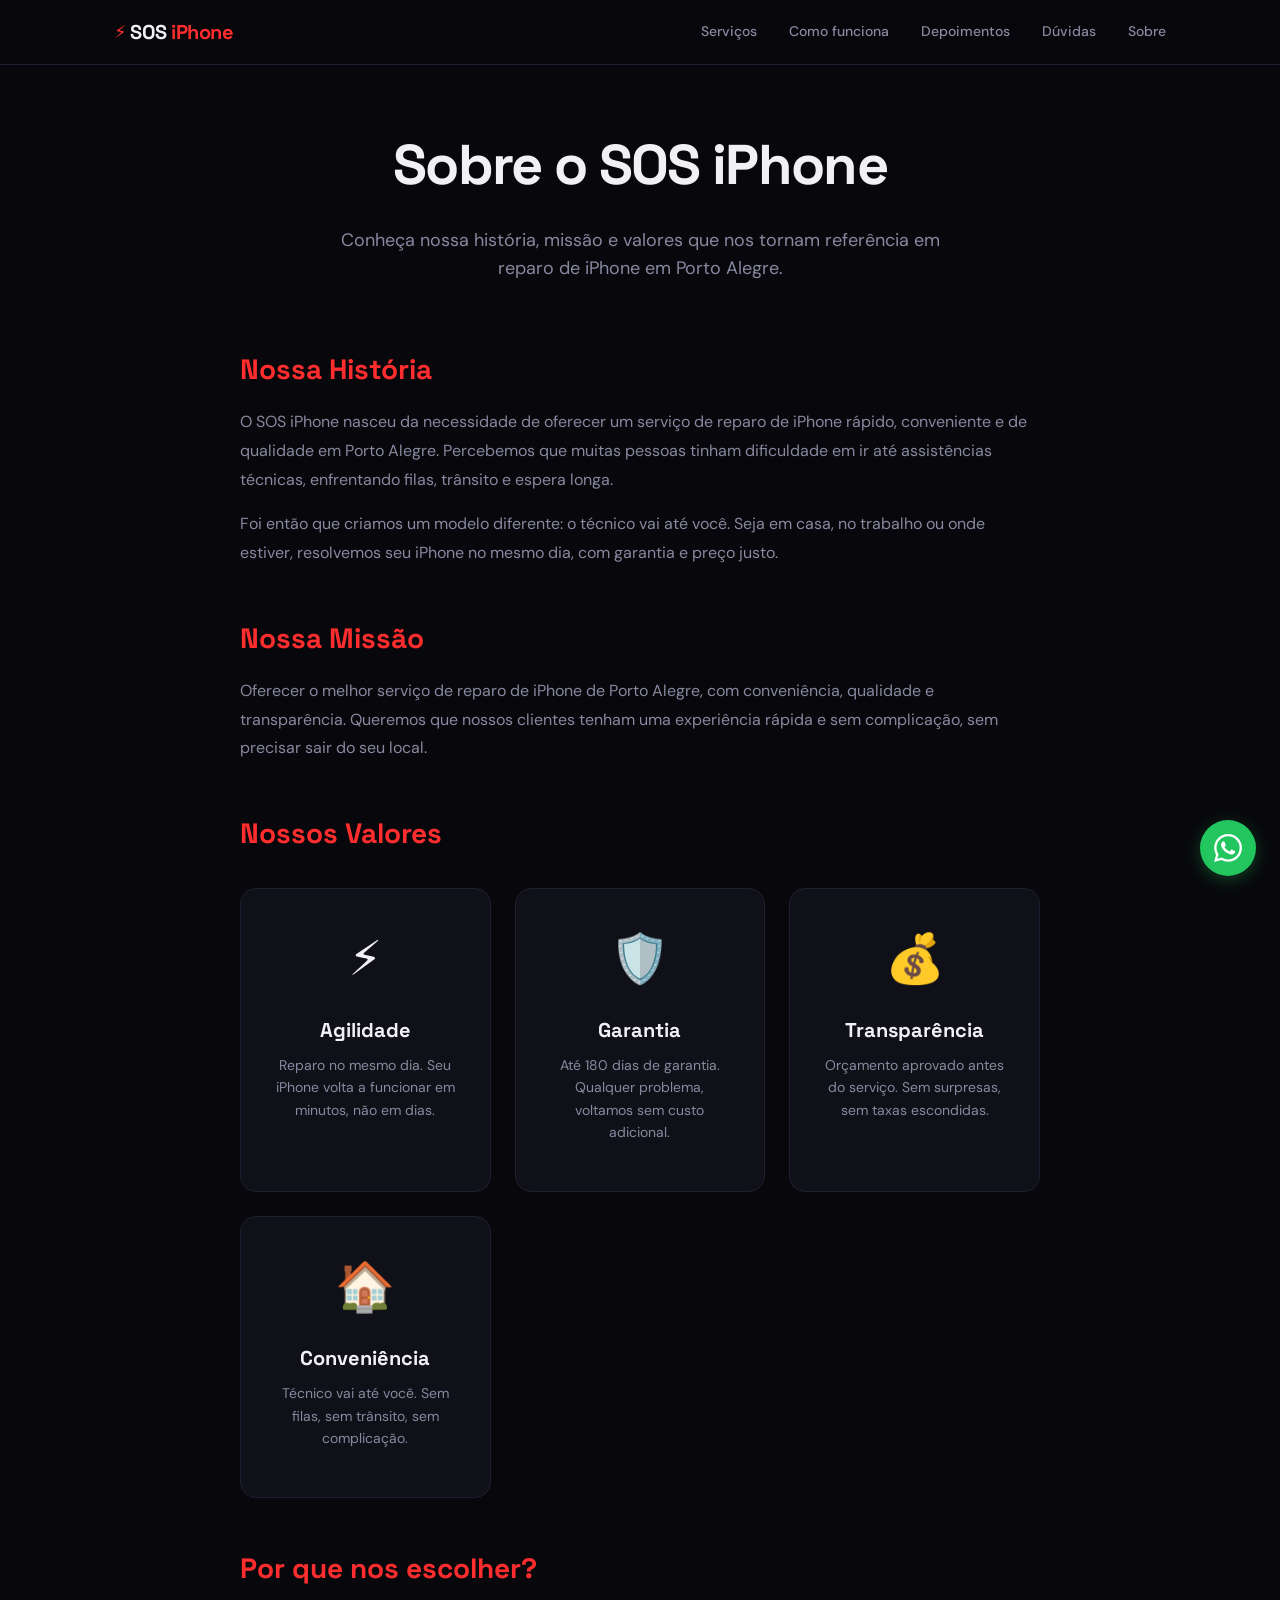
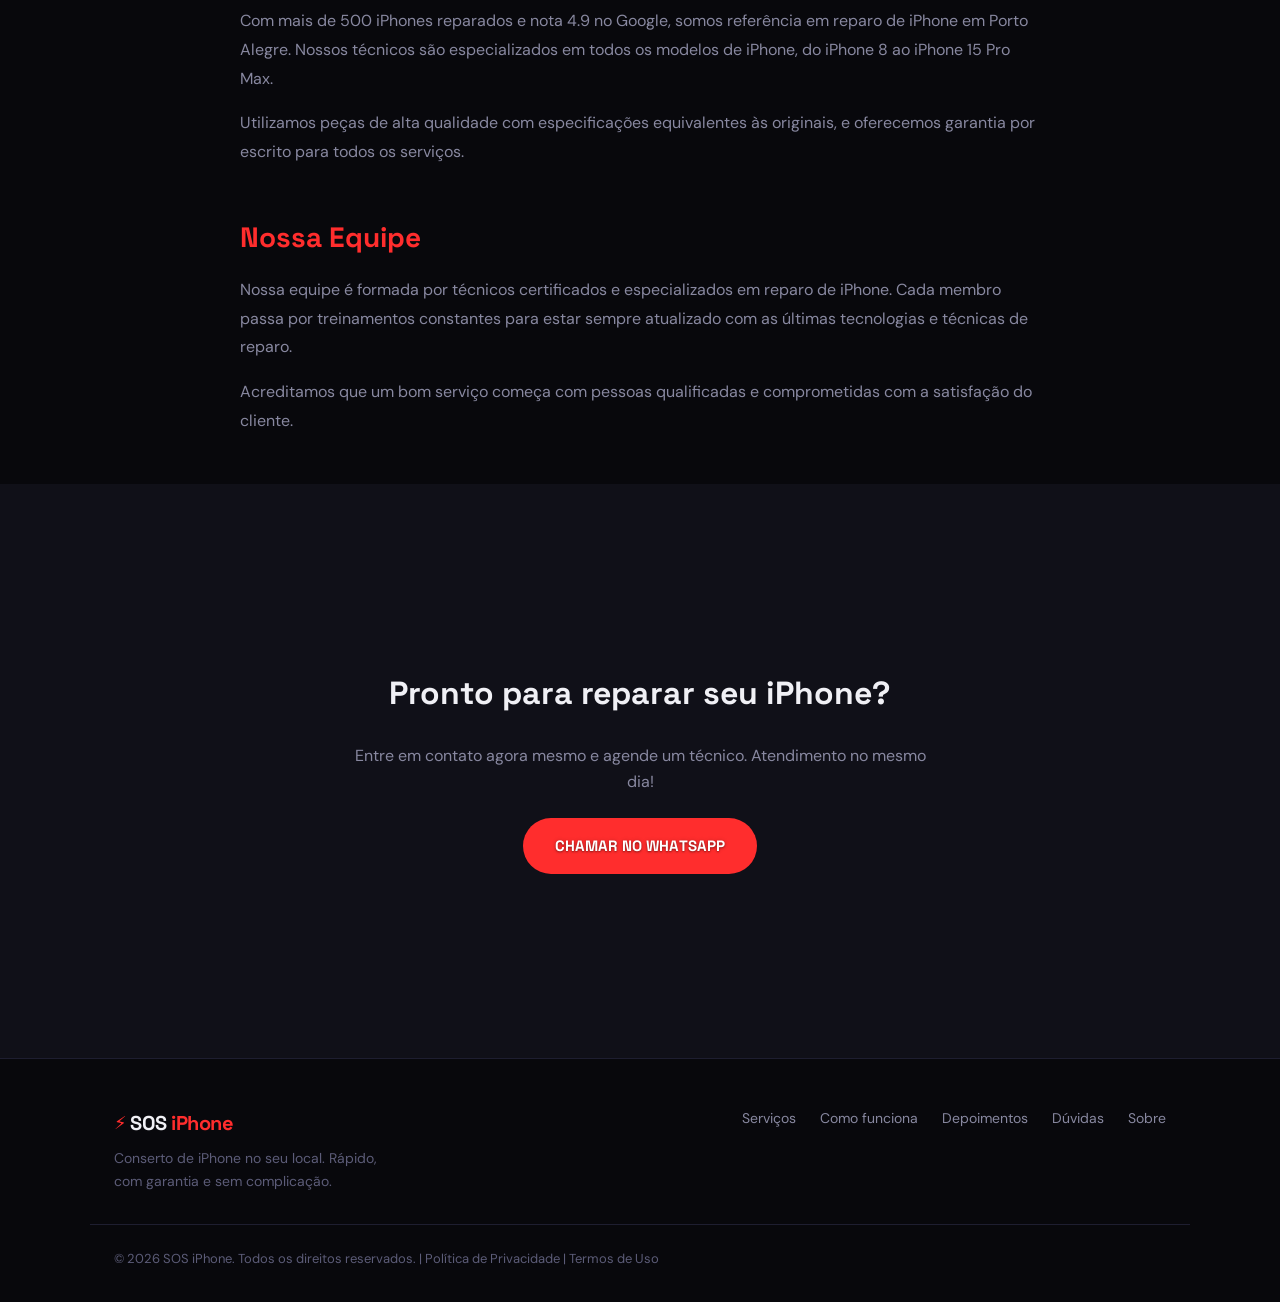
<file: sobre.html>
<!DOCTYPE html>
<html lang="pt-BR">
<head>
  <meta charset="UTF-8">
  <meta name="viewport" content="width=device-width, initial-scale=1.0">
  <title>Sobre Nós — SOS iPhone | Conserto de iPhone em Porto Alegre</title>
  <meta name="description" content="Conheça o SOS iPhone. Somos especialistas em reparo de iPhone em Porto Alegre. Técnico vai até você, no mesmo dia, com garantia de até 180 dias.">
  <meta name="robots" content="index, follow">
  <link rel="preconnect" href="https://fonts.googleapis.com">
  <link rel="preconnect" href="https://fonts.gstatic.com" crossorigin>
  <link href="https://fonts.googleapis.com/css2?family=DM+Sans:wght@400;500;700&family=Space+Grotesk:wght@500;700&display=swap" rel="stylesheet">
  <link rel="stylesheet" href="css/styles.css">
  <link rel="icon" type="image/svg+xml" href="data:image/svg+xml,<svg xmlns='http://www.w3.org/2000/svg' viewBox='0 0 100 100'><text y='.9em' font-size='90'>🔧</text></svg>">
  <style>
    .page-header {
      padding: 120px 0 64px;
      text-align: center;
    }
    .page-title {
      font-family: var(--font-display);
      font-size: clamp(36px, 6vw, 56px);
      font-weight: 700;
      letter-spacing: -0.03em;
      margin-bottom: 16px;
    }
    .page-subtitle {
      font-size: 18px;
      color: var(--text-secondary);
      max-width: 600px;
      margin: 0 auto;
    }
    .about-content {
      max-width: 800px;
      margin: 0 auto;
    }
    .about-section {
      margin-bottom: 48px;
    }
    .about-section h2 {
      font-family: var(--font-display);
      font-size: 28px;
      font-weight: 700;
      margin-bottom: 16px;
      color: var(--red);
    }
    .about-section p {
      color: var(--text-secondary);
      font-size: 16px;
      line-height: 1.8;
      margin-bottom: 16px;
    }
    .values-grid {
      display: grid;
      grid-template-columns: repeat(auto-fit, minmax(250px, 1fr));
      gap: 24px;
      margin-top: 32px;
    }
    .value-card {
      background: var(--bg-surface);
      border: 1px solid var(--border);
      border-radius: 16px;
      padding: 32px;
      text-align: center;
    }
    .value-icon {
      font-size: 48px;
      margin-bottom: 16px;
    }
    .value-card h3 {
      font-family: var(--font-display);
      font-size: 20px;
      font-weight: 700;
      margin-bottom: 8px;
    }
    .value-card p {
      color: var(--text-secondary);
      font-size: 14px;
      line-height: 1.6;
    }
    .team-section {
      text-align: center;
      padding: 64px 0;
    }
    .team-title {
      font-family: var(--font-display);
      font-size: 32px;
      font-weight: 700;
      margin-bottom: 24px;
    }
    .team-desc {
      color: var(--text-secondary);
      max-width: 600px;
      margin: 0 auto;
    }
  </style>
</head>
<body>
  <nav class="nav" aria-label="Navegação principal">
    <div class="container nav-inner">
      <a href="index.html" class="nav-logo" aria-label="SOS iPhone — Página inicial">
        <span class="nav-logo-icon">⚡</span> SOS<span>iPhone</span>
      </a>
      <div class="nav-links">
        <a href="index.html#servicos">Serviços</a>
        <a href="index.html#como-funciona">Como funciona</a>
        <a href="index.html#depoimentos">Depoimentos</a>
        <a href="index.html#faq">Dúvidas</a>
        <a href="sobre.html">Sobre</a>
      </div>
      <a href="https://wa.me/5551995023919" class="nav-cta-mobile" target="_blank" rel="noopener">WhatsApp</a>
    </div>
  </nav>

  <main>
    <div class="page-header">
      <div class="container">
        <h1 class="page-title">Sobre o SOS iPhone</h1>
        <p class="page-subtitle">Conheça nossa história, missão e valores que nos tornam referência em reparo de iPhone em Porto Alegre.</p>
      </div>
    </div>

    <div class="container">
      <div class="about-content">
        <div class="about-section">
          <h2>Nossa História</h2>
          <p>O SOS iPhone nasceu da necessidade de oferecer um serviço de reparo de iPhone rápido, conveniente e de qualidade em Porto Alegre. Percebemos que muitas pessoas tinham dificuldade em ir até assistências técnicas, enfrentando filas, trânsito e espera longa.</p>
          <p>Foi então que criamos um modelo diferente: o técnico vai até você. Seja em casa, no trabalho ou onde estiver, resolvemos seu iPhone no mesmo dia, com garantia e preço justo.</p>
        </div>

        <div class="about-section">
          <h2>Nossa Missão</h2>
          <p>Oferecer o melhor serviço de reparo de iPhone de Porto Alegre, com conveniência, qualidade e transparência. Queremos que nossos clientes tenham uma experiência rápida e sem complicação, sem precisar sair do seu local.</p>
        </div>

        <div class="about-section">
          <h2>Nossos Valores</h2>
          <div class="values-grid">
            <div class="value-card">
              <div class="value-icon">⚡</div>
              <h3>Agilidade</h3>
              <p>Reparo no mesmo dia. Seu iPhone volta a funcionar em minutos, não em dias.</p>
            </div>
            <div class="value-card">
              <div class="value-icon">🛡️</div>
              <h3>Garantia</h3>
              <p>Até 180 dias de garantia. Qualquer problema, voltamos sem custo adicional.</p>
            </div>
            <div class="value-card">
              <div class="value-icon">💰</div>
              <h3>Transparência</h3>
              <p>Orçamento aprovado antes do serviço. Sem surpresas, sem taxas escondidas.</p>
            </div>
            <div class="value-card">
              <div class="value-icon">🏠</div>
              <h3>Conveniência</h3>
              <p>Técnico vai até você. Sem filas, sem trânsito, sem complicação.</p>
            </div>
          </div>
        </div>

        <div class="about-section">
          <h2>Por que nos escolher?</h2>
          <p>Com mais de 500 iPhones reparados e nota 4.9 no Google, somos referência em reparo de iPhone em Porto Alegre. Nossos técnicos são especializados em todos os modelos de iPhone, do iPhone 8 ao iPhone 15 Pro Max.</p>
          <p>Utilizamos peças de alta qualidade com especificações equivalentes às originais, e oferecemos garantia por escrito para todos os serviços.</p>
        </div>

        <div class="about-section">
          <h2>Nossa Equipe</h2>
          <p>Nossa equipe é formada por técnicos certificados e especializados em reparo de iPhone. Cada membro passa por treinamentos constantes para estar sempre atualizado com as últimas tecnologias e técnicas de reparo.</p>
          <p>Acreditamos que um bom serviço começa com pessoas qualificadas e comprometidas com a satisfação do cliente.</p>
        </div>
      </div>
    </div>

    <section class="section section-alt">
      <div class="container">
        <div class="team-section">
          <h2 class="team-title">Pronto para reparar seu iPhone?</h2>
          <p class="team-desc">Entre em contato agora mesmo e agende um técnico. Atendimento no mesmo dia!</p>
          <a href="https://wa.me/5551995023919?text=Olá! Gostaria de mais informações sobre o SOS iPhone" class="btn-primary" target="_blank" rel="noopener" style="margin-top: 24px; display: inline-flex;">
            Chamar no WhatsApp
          </a>
        </div>
      </div>
    </section>
  </main>

  <footer class="footer">
    <div class="container footer-inner">
      <div class="footer-brand">
        <a href="index.html" class="nav-logo" aria-label="SOS iPhone">
          <span class="nav-logo-icon">⚡</span> SOS<span>iPhone</span>
        </a>
        <p class="footer-tagline">Conserto de iPhone no seu local. Rápido, com garantia e sem complicação.</p>
      </div>
      <div class="footer-links">
        <a href="index.html#servicos">Serviços</a>
        <a href="index.html#como-funciona">Como funciona</a>
        <a href="index.html#depoimentos">Depoimentos</a>
        <a href="index.html#faq">Dúvidas</a>
        <a href="sobre.html">Sobre</a>
      </div>
    </div>
    <div class="container footer-bottom">
      <p>&copy; 2026 SOS iPhone. Todos os direitos reservados. | <a href="privacidade.html">Política de Privacidade</a> | <a href="termos.html">Termos de Uso</a></p>
    </div>
  </footer>

  <a href="https://wa.me/5551995023919?text=Olá! Meu iPhone precisa de conserto" class="whatsapp-float" target="_blank" rel="noopener" aria-label="Fale conosco no WhatsApp">
    <svg viewBox="0 0 24 24" fill="currentColor" width="28" height="28"><path d="M17.472 14.382c-.297-.149-1.758-.867-2.03-.967-.273-.099-.471-.148-.67.15-.197.297-.767.966-.94 1.164-.173.199-.347.223-.644.075-.297-.15-1.255-.463-2.39-1.475-.883-.788-1.48-1.761-1.653-2.059-.173-.297-.018-.458.13-.606.134-.133.298-.347.446-.52.149-.174.198-.298.298-.497.099-.198.05-.371-.025-.52-.075-.149-.669-1.612-.916-2.207-.242-.579-.487-.5-.669-.51-.173-.008-.371-.01-.57-.01-.198 0-.52.074-.792.372-.272.297-1.04 1.016-1.04 2.479 0 1.462 1.065 2.875 1.213 3.074.149.198 2.096 3.2 5.077 4.487.709.306 1.262.489 1.694.625.712.227 1.36.195 1.871.118.571-.085 1.758-.719 2.006-1.413.248-.694.248-1.289.173-1.413-.074-.124-.272-.198-.57-.347m-5.421 7.403h-.004a9.87 9.87 0 01-5.031-1.378l-.361-.214-3.741.982.998-3.648-.235-.374a9.86 9.86 0 01-1.51-5.26c.001-5.45 4.436-9.884 9.888-9.884 2.64 0 5.122 1.03 6.988 2.898a9.825 9.825 0 012.893 6.994c-.003 5.45-4.437 9.884-9.885 9.884m8.413-18.297A11.815 11.815 0 0012.05 0C5.495 0 .16 5.335.157 11.892c0 2.096.547 4.142 1.588 5.945L.057 24l6.305-1.654a11.882 11.882 0 005.683 1.448h.005c6.554 0 11.89-5.335 11.893-11.893a11.821 11.821 0 00-3.48-8.413z"/></svg>
  </a>
</body>
</html>
</file>
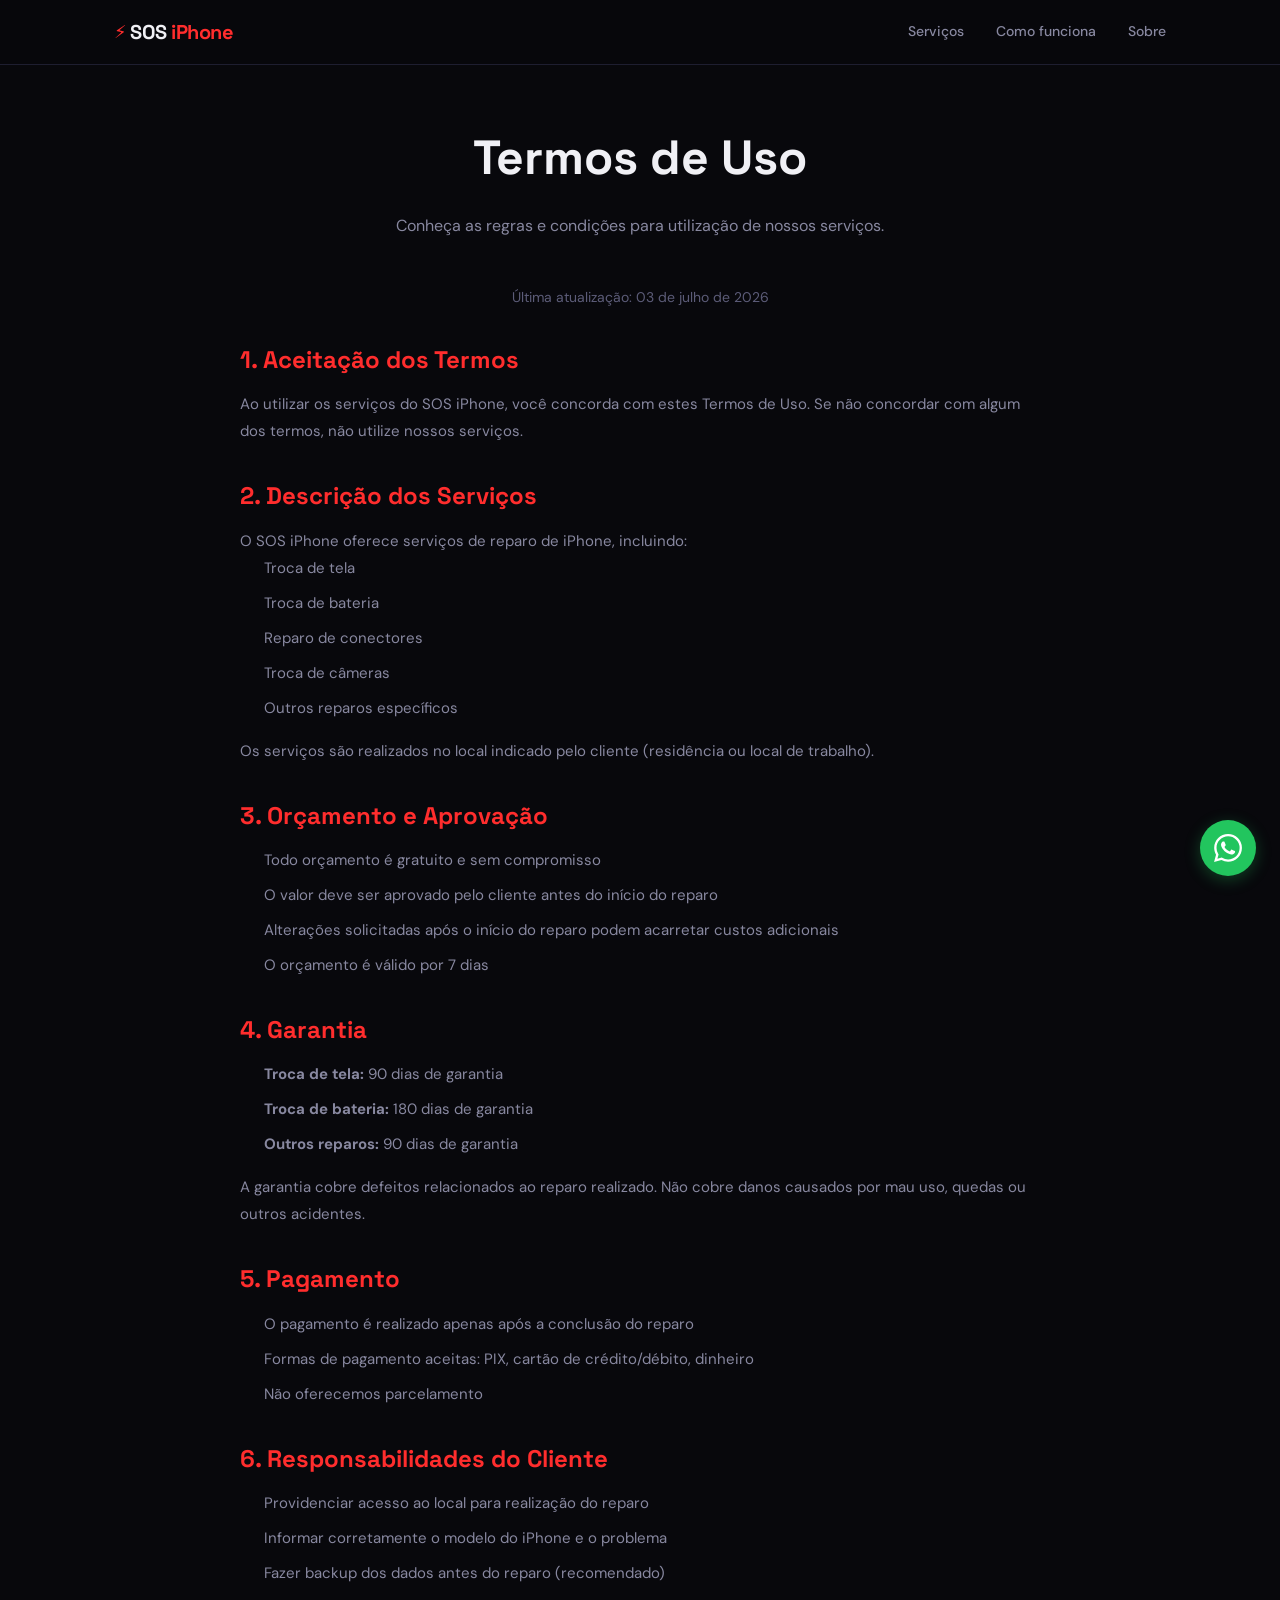
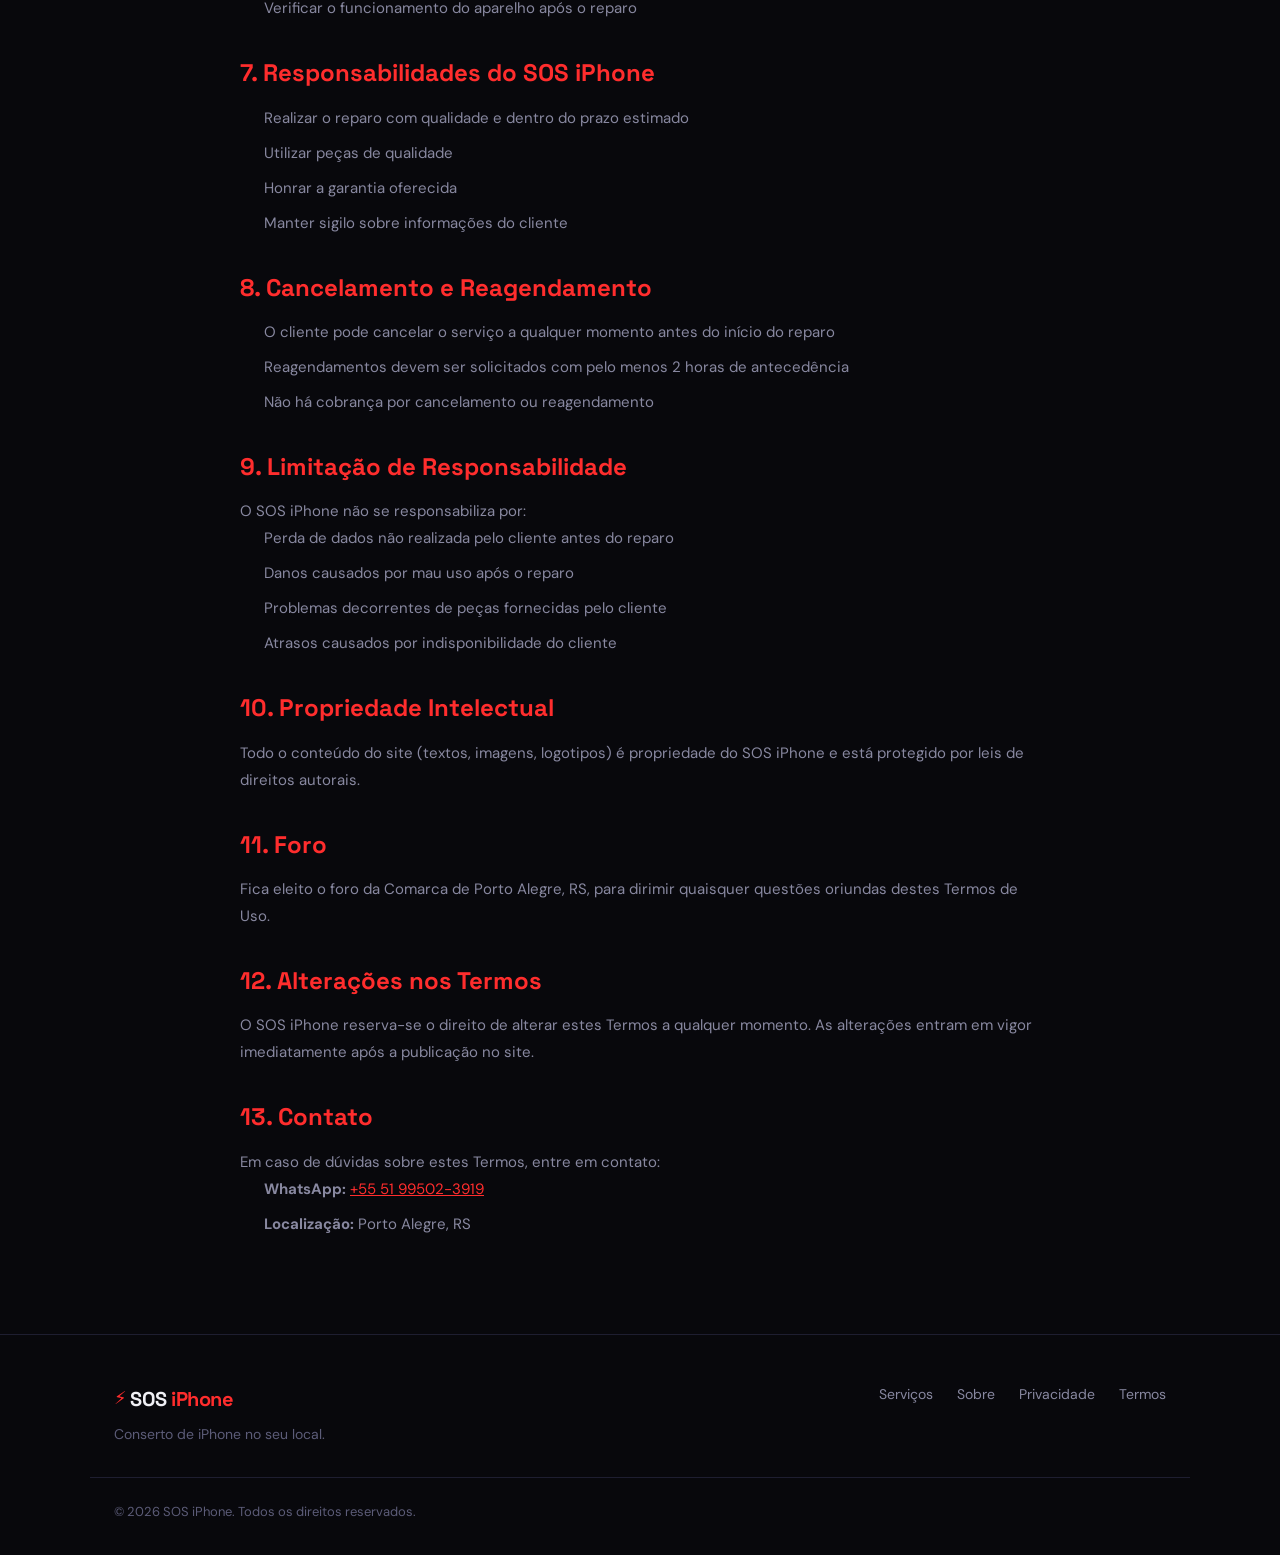
<file: termos.html>
<!DOCTYPE html>
<html lang="pt-BR">
<head>
  <meta charset="UTF-8">
  <meta name="viewport" content="width=device-width, initial-scale=1.0">
  <title>Termos de Uso — SOS iPhone</title>
  <meta name="description" content="Termos de Uso do SOS iPhone. Conheça as regras e condições para utilização de nossos serviços.">
  <meta name="robots" content="noindex, nofollow">
  <link rel="preconnect" href="https://fonts.googleapis.com">
  <link rel="preconnect" href="https://fonts.gstatic.com" crossorigin>
  <link href="https://fonts.googleapis.com/css2?family=DM+Sans:wght@400;500;700&family=Space+Grotesk:wght@500;700&display=swap" rel="stylesheet">
  <link rel="stylesheet" href="css/styles.css">
  <link rel="icon" type="image/svg+xml" href="data:image/svg+xml,<svg xmlns='http://www.w3.org/2000/svg' viewBox='0 0 100 100'><text y='.9em' font-size='90'>🔧</text></svg>">
  <style>
    .page-header { padding: 120px 0 48px; text-align: center; }
    .page-title { font-family: var(--font-display); font-size: clamp(32px, 5vw, 48px); font-weight: 700; margin-bottom: 16px; }
    .page-subtitle { font-size: 16px; color: var(--text-secondary); }
    .legal-content { max-width: 800px; margin: 0 auto; padding-bottom: 64px; }
    .legal-section { margin-bottom: 32px; }
    .legal-section h2 { font-family: var(--font-display); font-size: 24px; font-weight: 700; margin-bottom: 12px; color: var(--red); }
    .legal-section h3 { font-size: 18px; font-weight: 600; margin-bottom: 8px; margin-top: 16px; }
    .legal-section p, .legal-section li { color: var(--text-secondary); font-size: 15px; line-height: 1.8; }
    .legal-section ul { padding-left: 24px; margin-bottom: 16px; }
    .legal-section li { margin-bottom: 8px; }
    .legal-section a { color: var(--red); text-decoration: underline; }
    .legal-section a:hover { color: var(--red-hover); }
    .update-date { text-align: center; color: var(--text-muted); font-size: 14px; margin-bottom: 32px; }
  </style>
</head>
<body>
  <nav class="nav">
    <div class="container nav-inner">
      <a href="index.html" class="nav-logo"><span class="nav-logo-icon">⚡</span> SOS<span>iPhone</span></a>
      <div class="nav-links">
        <a href="index.html#servicos">Serviços</a>
        <a href="index.html#como-funciona">Como funciona</a>
        <a href="sobre.html">Sobre</a>
      </div>
      <a href="https://wa.me/5551995023919" class="nav-cta-mobile" target="_blank" rel="noopener">WhatsApp</a>
    </div>
  </nav>

  <main>
    <div class="page-header">
      <div class="container">
        <h1 class="page-title">Termos de Uso</h1>
        <p class="page-subtitle">Conheça as regras e condições para utilização de nossos serviços.</p>
      </div>
    </div>

    <div class="container">
      <div class="legal-content">
        <p class="update-date">Última atualização: 03 de julho de 2026</p>

        <div class="legal-section">
          <h2>1. Aceitação dos Termos</h2>
          <p>Ao utilizar os serviços do SOS iPhone, você concorda com estes Termos de Uso. Se não concordar com algum dos termos, não utilize nossos serviços.</p>
        </div>

        <div class="legal-section">
          <h2>2. Descrição dos Serviços</h2>
          <p>O SOS iPhone oferece serviços de reparo de iPhone, incluindo:</p>
          <ul>
            <li>Troca de tela</li>
            <li>Troca de bateria</li>
            <li>Reparo de conectores</li>
            <li>Troca de câmeras</li>
            <li>Outros reparos específicos</li>
          </ul>
          <p>Os serviços são realizados no local indicado pelo cliente (residência ou local de trabalho).</p>
        </div>

        <div class="legal-section">
          <h2>3. Orçamento e Aprovação</h2>
          <ul>
            <li>Todo orçamento é gratuito e sem compromisso</li>
            <li>O valor deve ser aprovado pelo cliente antes do início do reparo</li>
            <li>Alterações solicitadas após o início do reparo podem acarretar custos adicionais</li>
            <li>O orçamento é válido por 7 dias</li>
          </ul>
        </div>

        <div class="legal-section">
          <h2>4. Garantia</h2>
          <ul>
            <li><strong>Troca de tela:</strong> 90 dias de garantia</li>
            <li><strong>Troca de bateria:</strong> 180 dias de garantia</li>
            <li><strong>Outros reparos:</strong> 90 dias de garantia</li>
          </ul>
          <p>A garantia cobre defeitos relacionados ao reparo realizado. Não cobre danos causados por mau uso, quedas ou outros acidentes.</p>
        </div>

        <div class="legal-section">
          <h2>5. Pagamento</h2>
          <ul>
            <li>O pagamento é realizado apenas após a conclusão do reparo</li>
            <li>Formas de pagamento aceitas: PIX, cartão de crédito/débito, dinheiro</li>
            <li>Não oferecemos parcelamento</li>
          </ul>
        </div>

        <div class="legal-section">
          <h2>6. Responsabilidades do Cliente</h2>
          <ul>
            <li>Providenciar acesso ao local para realização do reparo</li>
            <li>Informar corretamente o modelo do iPhone e o problema</li>
            <li>Fazer backup dos dados antes do reparo (recomendado)</li>
            <li>Verificar o funcionamento do aparelho após o reparo</li>
          </ul>
        </div>

        <div class="legal-section">
          <h2>7. Responsabilidades do SOS iPhone</h2>
          <ul>
            <li>Realizar o reparo com qualidade e dentro do prazo estimado</li>
            <li>Utilizar peças de qualidade</li>
            <li>Honrar a garantia oferecida</li>
            <li>Manter sigilo sobre informações do cliente</li>
          </ul>
        </div>

        <div class="legal-section">
          <h2>8. Cancelamento e Reagendamento</h2>
          <ul>
            <li>O cliente pode cancelar o serviço a qualquer momento antes do início do reparo</li>
            <li>Reagendamentos devem ser solicitados com pelo menos 2 horas de antecedência</li>
            <li>Não há cobrança por cancelamento ou reagendamento</li>
          </ul>
        </div>

        <div class="legal-section">
          <h2>9. Limitação de Responsabilidade</h2>
          <p>O SOS iPhone não se responsabiliza por:</p>
          <ul>
            <li>Perda de dados não realizada pelo cliente antes do reparo</li>
            <li>Danos causados por mau uso após o reparo</li>
            <li>Problemas decorrentes de peças fornecidas pelo cliente</li>
            <li>Atrasos causados por indisponibilidade do cliente</li>
          </ul>
        </div>

        <div class="legal-section">
          <h2>10. Propriedade Intelectual</h2>
          <p>Todo o conteúdo do site (textos, imagens, logotipos) é propriedade do SOS iPhone e está protegido por leis de direitos autorais.</p>
        </div>

        <div class="legal-section">
          <h2>11. Foro</h2>
          <p>Fica eleito o foro da Comarca de Porto Alegre, RS, para dirimir quaisquer questões oriundas destes Termos de Uso.</p>
        </div>

        <div class="legal-section">
          <h2>12. Alterações nos Termos</h2>
          <p>O SOS iPhone reserva-se o direito de alterar estes Termos a qualquer momento. As alterações entram em vigor imediatamente após a publicação no site.</p>
        </div>

        <div class="legal-section">
          <h2>13. Contato</h2>
          <p>Em caso de dúvidas sobre estes Termos, entre em contato:</p>
          <ul>
            <li><strong>WhatsApp:</strong> <a href="https://wa.me/5551995023919">+55 51 99502-3919</a></li>
            <li><strong>Localização:</strong> Porto Alegre, RS</li>
          </ul>
        </div>
      </div>
    </div>
  </main>

  <footer class="footer">
    <div class="container footer-inner">
      <div class="footer-brand">
        <a href="index.html" class="nav-logo"><span class="nav-logo-icon">⚡</span> SOS<span>iPhone</span></a>
        <p class="footer-tagline">Conserto de iPhone no seu local.</p>
      </div>
      <div class="footer-links">
        <a href="index.html#servicos">Serviços</a>
        <a href="sobre.html">Sobre</a>
        <a href="privacidade.html">Privacidade</a>
        <a href="termos.html">Termos</a>
      </div>
    </div>
    <div class="container footer-bottom">
      <p>&copy; 2026 SOS iPhone. Todos os direitos reservados.</p>
    </div>
  </footer>

  <a href="https://wa.me/5551995023919" class="whatsapp-float" target="_blank" rel="noopener" aria-label="WhatsApp">
    <svg viewBox="0 0 24 24" fill="currentColor" width="28" height="28"><path d="M17.472 14.382c-.297-.149-1.758-.867-2.03-.967-.273-.099-.471-.148-.67.15-.197.297-.767.966-.94 1.164-.173.199-.347.223-.644.075-.297-.15-1.255-.463-2.39-1.475-.883-.788-1.48-1.761-1.653-2.059-.173-.297-.018-.458.13-.606.134-.133.298-.347.446-.52.149-.174.198-.298.298-.497.099-.198.05-.371-.025-.52-.075-.149-.669-1.612-.916-2.207-.242-.579-.487-.5-.669-.51-.173-.008-.371-.01-.57-.01-.198 0-.52.074-.792.372-.272.297-1.04 1.016-1.04 2.479 0 1.462 1.065 2.875 1.213 3.074.149.198 2.096 3.2 5.077 4.487.709.306 1.262.489 1.694.625.712.227 1.36.195 1.871.118.571-.085 1.758-.719 2.006-1.413.248-.694.248-1.289.173-1.413-.074-.124-.272-.198-.57-.347m-5.421 7.403h-.004a9.87 9.87 0 01-5.031-1.378l-.361-.214-3.741.982.998-3.648-.235-.374a9.86 9.86 0 01-1.51-5.26c.001-5.45 4.436-9.884 9.888-9.884 2.64 0 5.122 1.03 6.988 2.898a9.825 9.825 0 012.893 6.994c-.003 5.45-4.437 9.884-9.885 9.884m8.413-18.297A11.815 11.815 0 0012.05 0C5.495 0 .16 5.335.157 11.892c0 2.096.547 4.142 1.588 5.945L.057 24l6.305-1.654a11.882 11.882 0 005.683 1.448h.005c6.554 0 11.89-5.335 11.893-11.893a11.821 11.821 0 00-3.48-8.413z"/></svg>
  </a>
</body>
</html>
</file>
<file: css/styles.css>
/* ═══════════════════════════════════════════════════
   SOS iPhone — Premium Dark Design
   Space Grotesk + DM Sans | Dark + Vermelho Vivo
   ═══════════════════════════════════════════════════ */

/* ─── Tokens ─── */
:root {
  --bg: #08080C;
  --bg-surface: #101018;
  --bg-raised: #18182A;
  --border: #1E1E30;
  --border-hover: #2A2A44;

  --text: #F0F0F5;
  --text-secondary: #8888A0;
  --text-muted: #5C5C78;

  --red: #FF2D2D;
  --red-hover: #FF4D4D;
  --red-glow: rgba(255, 45, 45, 0.15);

  --green: #22C55E;

  --font-display: 'Space Grotesk', system-ui, sans-serif;
  --font-body: 'DM Sans', system-ui, sans-serif;

  --space-xs: 4px;
  --space-sm: 8px;
  --space-md: 16px;
  --space-lg: 24px;
  --space-xl: 32px;
  --space-2xl: 48px;
  --space-3xl: clamp(64px, 10vw, 120px);

  --radius-sm: 8px;
  --radius-md: 12px;
  --radius-lg: 16px;
  --radius-full: 9999px;

  --transition: 200ms cubic-bezier(0.16, 1, 0.3, 1);
  --transition-slow: 400ms cubic-bezier(0.16, 1, 0.3, 1);
}

/* ─── Reset ─── */
*, *::before, *::after {
  box-sizing: border-box;
  margin: 0;
  padding: 0;
}

html {
  scroll-behavior: smooth;
  -webkit-font-smoothing: antialiased;
  -moz-osx-font-smoothing: grayscale;
}

body {
  font-family: var(--font-body);
  font-size: 16px;
  line-height: 1.6;
  color: var(--text);
  background: var(--bg);
  overflow-x: hidden;
}

img { max-width: 100%; display: block; }
a { color: inherit; text-decoration: none; }
button { font: inherit; cursor: pointer; }
ul { list-style: none; }

/* ─── Skip Link ─── */
.skip-link {
  position: absolute;
  top: -100%;
  left: var(--space-md);
  background: var(--red);
  color: #fff;
  padding: var(--space-sm) var(--space-md);
  border-radius: var(--radius-sm);
  font-weight: 600;
  z-index: 1000;
  transition: top var(--transition);
}
.skip-link:focus {
  top: var(--space-md);
}

/* ─── Container ─── */
.container {
  width: 100%;
  max-width: 1100px;
  margin: 0 auto;
  padding: 0 var(--space-lg);
}

/* ─── Nav ─── */
.nav {
  position: fixed;
  top: 0;
  left: 0;
  right: 0;
  z-index: 100;
  padding: var(--space-md) 0;
  background: rgba(8, 8, 12, 0.85);
  backdrop-filter: blur(12px);
  -webkit-backdrop-filter: blur(12px);
  border-bottom: 1px solid var(--border);
}

.nav-inner {
  display: flex;
  align-items: center;
  justify-content: space-between;
}

.nav-logo {
  font-family: var(--font-display);
  font-size: 20px;
  font-weight: 700;
  letter-spacing: -0.02em;
  display: flex;
  align-items: center;
  gap: var(--space-xs);
}
.nav-logo span {
  color: var(--red);
}
.nav-logo-icon {
  font-size: 18px;
}

.nav-links {
  display: none;
  gap: var(--space-xl);
}
.nav-links a {
  font-size: 14px;
  font-weight: 500;
  color: var(--text-secondary);
  transition: color var(--transition);
  position: relative;
  padding-bottom: 2px;
}
.nav-links a::after {
  content: '';
  position: absolute;
  bottom: 0;
  left: 0;
  width: 0;
  height: 2px;
  background: var(--red);
  transition: width 0.3s cubic-bezier(0.16, 1, 0.3, 1);
}
.nav-links a:hover {
  color: var(--text);
}
.nav-links a:hover::after {
  width: 100%;
}

.nav-cta-mobile {
  display: none;
}

.nav-social {
  display: none;
  align-items: center;
  gap: var(--space-sm);
}

.nav-social-link {
  display: flex;
  align-items: center;
  justify-content: center;
  width: 36px;
  height: 36px;
  border-radius: 50%;
  color: var(--text-secondary);
  transition: all var(--transition);
}

.nav-social-link:hover {
  color: var(--text);
  background: rgba(255, 255, 255, 0.1);
}

@media (min-width: 768px) {
  .nav-links {
    display: flex;
  }
  .nav-social {
    display: flex;
  }
  .nav-cta-mobile {
    display: none !important;
  }
}

/* ─── Buttons ─── */
.btn-primary {
  display: inline-flex;
  align-items: center;
  justify-content: center;
  gap: var(--space-sm);
  background: var(--red);
  color: #fff;
  font-family: var(--font-display);
  font-weight: 700;
  font-size: 15px;
  letter-spacing: 0.01em;
  text-transform: uppercase;
  padding: 16px 32px;
  border-radius: var(--radius-full);
  border: none;
  transition: background var(--transition), transform var(--transition), box-shadow var(--transition);
  text-decoration: none;
  position: relative;
  overflow: hidden;
  text-shadow: 0 1px 2px rgba(0, 0, 0, 0.4), 0 0 4px rgba(0, 0, 0, 0.2);
}
.btn-primary::before {
  content: '';
  position: absolute;
  top: 50%;
  left: 50%;
  width: 0;
  height: 0;
  background: rgba(255, 255, 255, 0.2);
  border-radius: 50%;
  transform: translate(-50%, -50%);
  transition: width 0.6s ease, height 0.6s ease;
}
.btn-primary:hover::before {
  width: 300px;
  height: 300px;
}
.btn-primary:hover {
  background: var(--red-hover);
  transform: translateY(-2px);
  box-shadow: 0 8px 24px var(--red-glow);
}
.btn-primary:active {
  transform: translateY(0);
}
.btn-primary:focus-visible {
  outline: 2px solid var(--red);
  outline-offset: 3px;
}

/* ─── Hero ─── */
.hero {
  position: relative;
  padding: clamp(120px, 18vw, 200px) 0 clamp(64px, 10vw, 120px);
  text-align: center;
  overflow: hidden;
  min-height: 100vh;
  display: flex;
  align-items: center;
}

/* Particles */
.hero-particles {
  position: absolute;
  inset: 0;
  overflow: hidden;
  z-index: 0;
}

.particle {
  position: absolute;
  width: 3px;
  height: 3px;
  background: var(--red);
  border-radius: 50%;
  opacity: 0;
  animation: particle-float linear infinite;
}

@keyframes particle-float {
  0% {
    opacity: 0;
    transform: translateY(100vh) scale(0);
  }
  10% {
    opacity: 0.6;
  }
  90% {
    opacity: 0.6;
  }
  100% {
    opacity: 0;
    transform: translateY(-10vh) scale(1);
  }
}

/* Grid overlay */
.hero-grid-overlay {
  position: absolute;
  inset: 0;
  background-image:
    linear-gradient(rgba(255, 45, 45, 0.03) 1px, transparent 1px),
    linear-gradient(90deg, rgba(255, 45, 45, 0.03) 1px, transparent 1px);
  background-size: 60px 60px;
  animation: grid-move 20s linear infinite;
  opacity: 0;
  transition: opacity 1s ease;
}

.hero:hover .hero-grid-overlay {
  opacity: 0.5;
}

@keyframes grid-move {
  0% { transform: translate(0, 0); }
  100% { transform: translate(60px, 60px); }
}

/* Scan line */
.hero-scan-line {
  position: absolute;
  top: 0;
  left: 0;
  right: 0;
  height: 1px;
  background: linear-gradient(90deg, transparent 0%, var(--red) 50%, transparent 100%);
  box-shadow: 0 0 20px var(--red), 0 0 40px rgba(255, 45, 45, 0.3);
  animation: scan-down 4s ease-in-out infinite;
  z-index: 1;
  opacity: 0;
}

@keyframes scan-down {
  0% { top: -5%; opacity: 0; }
  5% { opacity: 1; }
  95% { opacity: 1; }
  100% { top: 105%; opacity: 0; }
}

.hero-glow {
  position: absolute;
  top: 50%;
  left: 50%;
  transform: translate(-50%, -50%);
  width: 800px;
  height: 800px;
  background: radial-gradient(circle, rgba(255, 45, 45, 0.08) 0%, transparent 60%);
  pointer-events: none;
  z-index: 0;
}

.hero-content {
  position: relative;
  z-index: 2;
}

/* Hero Logo */
.hero-logo {
  display: flex;
  align-items: center;
  justify-content: center;
  gap: var(--space-sm);
  margin-bottom: var(--space-xl);
}

.hero-logo-icon {
  font-size: 32px;
}

.hero-logo-text {
  font-family: var(--font-display);
  font-size: 28px;
  font-weight: 700;
  letter-spacing: -0.02em;
  color: var(--text);
}

.hero-logo-text span {
  color: var(--red);
}

/* Hero Differentials */
.hero-differentials {
  display: flex;
  align-items: center;
  justify-content: center;
  gap: var(--space-md);
  margin-bottom: var(--space-xl);
  flex-wrap: wrap;
}

.diff-item {
  font-size: 14px;
  font-weight: 600;
  color: var(--text-secondary);
}

.diff-divider {
  color: var(--text-muted);
}

/* Hero Prices */
.hero-prices {
  display: flex;
  align-items: center;
  justify-content: center;
  gap: var(--space-xl);
  margin-bottom: var(--space-xl);
  padding: var(--space-lg) var(--space-xl);
  background: rgba(255, 45, 45, 0.05);
  border: 1px solid rgba(255, 45, 45, 0.15);
  border-radius: var(--radius-lg);
  flex-wrap: wrap;
}

.price-item {
  text-align: center;
}

.price-label {
  display: block;
  font-size: 13px;
  color: var(--text-muted);
  margin-bottom: 4px;
}

.price-value {
  font-family: var(--font-display);
  font-size: 18px;
  font-weight: 700;
  color: var(--red);
}

.price-divider {
  width: 1px;
  height: 40px;
  background: var(--border);
}

.hero-badge {
  display: inline-block;
  background: rgba(255, 45, 45, 0.08);
  border: 1px solid rgba(255, 45, 45, 0.2);
  color: var(--text-secondary);
  font-size: 13px;
  font-weight: 500;
  padding: 8px 20px;
  border-radius: var(--radius-full);
  margin-bottom: var(--space-xl);
  animation: badge-in 0.8s cubic-bezier(0.16, 1, 0.3, 1) 0.2s both;
  position: relative;
  overflow: hidden;
}

.hero-badge::before {
  content: '';
  position: absolute;
  top: 0;
  left: -100%;
  width: 100%;
  height: 100%;
  background: linear-gradient(90deg, transparent, rgba(255, 45, 45, 0.3), transparent);
  animation: badge-shine 3s ease-in-out infinite;
}

@keyframes badge-shine {
  0%, 100% { left: -100%; }
  50% { left: 100%; }
}

@keyframes badge-in {
  from { opacity: 0; transform: translateY(12px) scale(0.95); }
  to { opacity: 1; transform: translateY(0) scale(1); }
}

/* Hero Title - Split */
.hero-title {
  font-family: var(--font-display);
  font-size: clamp(52px, 12vw, 100px);
  font-weight: 700;
  letter-spacing: -0.04em;
  line-height: 1;
  text-wrap: balance;
  margin-bottom: var(--space-lg);
}

.hero-title-line {
  display: block;
  opacity: 0;
  transform: translateY(40px);
  animation: title-slide-up 0.8s cubic-bezier(0.16, 1, 0.3, 1) forwards;
}

.hero-title-line:nth-child(1) {
  animation-delay: 0.3s;
}

.hero-title-accent {
  color: var(--red);
  animation-delay: 0.5s;
  position: relative;
  display: inline-block;
}

/* Neon glow on accent text */
.hero-title-accent::after {
  content: 'Parou?';
  position: absolute;
  top: 0;
  left: 0;
  color: var(--red);
  filter: blur(20px);
  opacity: 0.5;
  z-index: -1;
}

@keyframes title-slide-up {
  from {
    opacity: 0;
    transform: translateY(40px);
  }
  to {
    opacity: 1;
    transform: translateY(0);
  }
}

/* Typewriter */
.hero-sub {
  font-size: clamp(17px, 2.5vw, 20px);
  color: var(--text-secondary);
  max-width: 480px;
  margin: 0 auto var(--space-xl);
  line-height: 1.6;
  min-height: 32px;
}

.typewriter {
  display: inline;
}

.typewriter::after {
  content: '|';
  animation: blink 0.7s step-end infinite;
  color: var(--red);
  font-weight: 300;
}

.typewriter.done::after {
  animation: none;
  opacity: 0;
}

@keyframes blink {
  0%, 100% { opacity: 1; }
  50% { opacity: 0; }
}

.hero-cta {
  margin-bottom: var(--space-2xl);
  animation: cta-in 0.8s cubic-bezier(0.16, 1, 0.3, 1) 0.8s both;
}

@keyframes cta-in {
  from { opacity: 0; transform: translateY(16px) scale(0.95); }
  to { opacity: 1; transform: translateY(0) scale(1); }
}

.hero-cta .btn-primary {
  position: relative;
  overflow: hidden;
  background: linear-gradient(135deg, var(--red) 0%, #ff6b35 50%, var(--red) 100%);
  background-size: 200% 200%;
  animation: btn-gradient 3s ease infinite;
  box-shadow: 0 0 30px rgba(255, 45, 45, 0.3);
  text-shadow: 0 1px 3px rgba(0, 0, 0, 0.5), 0 0 6px rgba(0, 0, 0, 0.3);
}

@keyframes btn-gradient {
  0% { background-position: 0% 50%; }
  50% { background-position: 100% 50%; }
  100% { background-position: 0% 50%; }
}

.hero-cta .btn-primary::after {
  content: '';
  position: absolute;
  inset: 0;
  background: linear-gradient(90deg, transparent, rgba(255,255,255,0.2), transparent);
  transform: translateX(-100%);
  transition: transform 0.6s ease;
}

.hero-cta .btn-primary:hover::after {
  transform: translateX(100%);
}

.hero-cta .btn-primary::before {
  content: '';
  position: absolute;
  inset: -3px;
  background: linear-gradient(90deg, var(--red), #ff6b35, var(--red), #ff6b35);
  background-size: 400% 100%;
  border-radius: inherit;
  z-index: -1;
  opacity: 0;
  transition: opacity 0.3s ease;
  animation: border-flow 2s linear infinite;
}

.hero-cta .btn-primary:hover::before {
  opacity: 1;
}

@keyframes border-flow {
  0% { background-position: 0% 50%; }
  100% { background-position: 400% 50%; }
}

.hero-cta .btn-primary .cta-corner {
  position: absolute;
  width: 12px;
  height: 12px;
  border: 2px solid rgba(255, 255, 255, 0.5);
  transition: all 0.3s ease;
}

.hero-cta .btn-primary .cta-corner--tl {
  top: 8px;
  left: 8px;
  border-right: none;
  border-bottom: none;
}

.hero-cta .btn-primary .cta-corner--br {
  bottom: 8px;
  right: 8px;
  border-left: none;
  border-top: none;
}

.hero-cta .btn-primary:hover .cta-corner {
  width: 16px;
  height: 16px;
  border-color: #fff;
}

.hero-trust {
  display: flex;
  align-items: center;
  justify-content: center;
  gap: var(--space-md);
  font-size: 13px;
  color: var(--text-muted);
  flex-wrap: wrap;
  animation: trust-in 0.8s cubic-bezier(0.16, 1, 0.3, 1) 1.2s both;
}

@keyframes trust-in {
  from { opacity: 0; }
  to { opacity: 1; }
}

.hero-trust-divider {
  width: 4px;
  height: 4px;
  border-radius: 50%;
  background: var(--text-muted);
  opacity: 0.5;
}

/* ─── Sections ─── */
.section {
  padding: var(--space-3xl) 0;
}

.section-alt {
  background: var(--bg-surface);
}

.section-title {
  font-family: var(--font-display);
  font-size: clamp(28px, 5vw, 42px);
  font-weight: 700;
  letter-spacing: -0.03em;
  line-height: 1.15;
  text-wrap: balance;
  margin-bottom: var(--space-md);
  position: relative;
}

.section-desc {
  font-size: clamp(15px, 2vw, 17px);
  color: var(--text-secondary);
  max-width: 520px;
  line-height: 1.6;
  margin-bottom: var(--space-2xl);
}

/* ─── Services ─── */
.services-section {
  position: relative;
  overflow: hidden;
}

.services-section::before {
  content: '';
  position: absolute;
  top: 12%;
  right: -18%;
  width: clamp(280px, 42vw, 560px);
  height: clamp(280px, 42vw, 560px);
  background: radial-gradient(circle, rgba(255, 45, 45, 0.18), transparent 68%);
  pointer-events: none;
}

.services-showcase {
  position: relative;
  display: grid;
  gap: var(--space-2xl);
  align-items: center;
}

.services-copy {
  position: relative;
  z-index: 2;
}

.services-kicker {
  display: inline-flex;
  align-items: center;
  gap: var(--space-sm);
  color: var(--red);
  font-size: 13px;
  font-weight: 700;
  letter-spacing: 0.12em;
  text-transform: uppercase;
  margin-bottom: var(--space-md);
}

.services-kicker::before {
  content: '';
  width: 28px;
  height: 1px;
  background: var(--red);
  box-shadow: 0 0 16px var(--red-glow);
}

.services-copy .section-desc {
  margin-bottom: var(--space-lg);
}

.services-trust {
  display: flex;
  flex-wrap: wrap;
  gap: var(--space-sm);
  margin-bottom: var(--space-xl);
}

.services-trust span {
  color: var(--text-secondary);
  font-size: 13px;
  font-weight: 600;
  padding: 8px 12px;
  border: 1px solid rgba(255, 255, 255, 0.08);
  border-radius: var(--radius-full);
  background: rgba(255, 255, 255, 0.03);
}

.service-cta {
  width: fit-content;
}

.services-visual {
  position: relative;
  min-height: 520px;
  display: grid;
  place-items: center;
  isolation: isolate;
}

.services-visual::before,
.services-visual::after {
  content: '';
  position: absolute;
  border: 1px solid rgba(255, 255, 255, 0.06);
  border-radius: 50%;
  pointer-events: none;
}

.services-visual::before {
  width: min(88vw, 430px);
  height: min(88vw, 430px);
  background: radial-gradient(circle, rgba(255, 45, 45, 0.08), transparent 66%);
}

.services-visual::after {
  width: min(74vw, 330px);
  height: min(74vw, 330px);
  border-color: rgba(255, 45, 45, 0.16);
  box-shadow: 0 0 80px rgba(255, 45, 45, 0.08);
}

.phone-frame {
  position: relative;
  z-index: 1;
  width: min(64vw, 230px);
  height: 430px;
  padding: 12px;
  border-radius: 36px;
  border: 1px solid rgba(255, 255, 255, 0.16);
  background:
    linear-gradient(145deg, rgba(255,255,255,0.16), rgba(255,255,255,0.02)),
    var(--bg-raised);
  box-shadow:
    0 32px 80px rgba(0, 0, 0, 0.42),
    0 0 70px rgba(255, 45, 45, 0.12);
  transform: rotate(-4deg);
}

.phone-frame::before {
  content: '';
  position: absolute;
  top: 18px;
  left: 50%;
  width: 72px;
  height: 18px;
  transform: translateX(-50%);
  border-radius: var(--radius-full);
  background: #050509;
  z-index: 2;
}

.phone-screen {
  position: relative;
  height: 100%;
  overflow: hidden;
  border-radius: 28px;
  padding: 62px 18px 18px;
  background:
    linear-gradient(160deg, rgba(255, 45, 45, 0.22), transparent 42%),
    linear-gradient(180deg, #11111c 0%, #07070b 100%);
}

.phone-screen::before {
  content: '';
  position: absolute;
  inset: 0;
  background-image:
    linear-gradient(rgba(255,255,255,0.035) 1px, transparent 1px),
    linear-gradient(90deg, rgba(255,255,255,0.035) 1px, transparent 1px);
  background-size: 24px 24px;
  mask-image: linear-gradient(to bottom, rgba(0,0,0,0.8), transparent);
}

.phone-status,
.diagnostic-line,
.phone-check {
  position: relative;
  z-index: 1;
}

.phone-status {
  display: flex;
  align-items: center;
  justify-content: space-between;
  color: var(--text-secondary);
  font-size: 12px;
  margin-bottom: 28px;
}

.phone-status strong {
  color: var(--green);
  font-size: 18px;
}

.diagnostic-line {
  height: 10px;
  border-radius: var(--radius-full);
  background: rgba(255, 255, 255, 0.08);
  margin-bottom: 12px;
}

.diagnostic-line-strong {
  width: 100%;
  background: linear-gradient(90deg, var(--red), rgba(255, 45, 45, 0.12));
  box-shadow: 0 0 24px rgba(255, 45, 45, 0.22);
}

.diagnostic-line-short {
  width: 58%;
}

.phone-check {
  display: grid;
  place-items: center;
  width: 74px;
  height: 74px;
  margin: 58px auto 0;
  border-radius: 50%;
  color: #07100b;
  background: var(--green);
  font-size: 38px;
  font-weight: 800;
  box-shadow: 0 0 40px rgba(34, 197, 94, 0.24);
}

.service-orbit-card {
  position: relative;
  z-index: 2;
  width: min(100%, 360px);
  display: grid;
  grid-template-columns: auto 1fr;
  gap: var(--space-md);
  align-items: flex-start;
}

.service-orbit-card-top,
.service-orbit-card-bottom {
  margin-top: var(--space-lg);
}

.service-card {
  position: relative;
  background: rgba(16, 16, 24, 0.86);
  border: 1px solid var(--border);
  border-radius: var(--radius-lg);
  padding: var(--space-xl);
  transition: border-color var(--transition), transform 0.5s cubic-bezier(0.34, 1.56, 0.64, 1), box-shadow 0.4s ease;
  overflow: hidden;
  transform-style: preserve-3d;
  backdrop-filter: blur(18px);
  -webkit-backdrop-filter: blur(18px);
}

.service-card::before {
  content: '';
  position: absolute;
  inset: 0;
  background: radial-gradient(600px circle at var(--mouse-x, 50%) var(--mouse-y, 50%), rgba(255, 45, 45, 0.12), transparent 40%);
  opacity: 0;
  transition: opacity 0.3s ease;
  pointer-events: none;
  z-index: 0;
}

.service-card:hover::before {
  opacity: 1;
}

.service-card::after {
  content: '';
  position: absolute;
  top: 0;
  left: 0;
  right: 0;
  height: 3px;
  background: linear-gradient(90deg, transparent, var(--red), transparent);
  transform: scaleX(0);
  transition: transform 0.5s cubic-bezier(0.16, 1, 0.3, 1);
  z-index: 1;
}

.service-card:hover::after {
  transform: scaleX(1);
}

.service-card:hover {
  border-color: rgba(255, 45, 45, 0.4);
  transform: translateY(-8px);
  box-shadow:
    0 20px 40px rgba(255, 45, 45, 0.15),
    0 0 80px rgba(255, 45, 45, 0.05),
    inset 0 1px 0 rgba(255, 255, 255, 0.05);
}

.service-card.featured {
  background: linear-gradient(135deg, rgba(16, 16, 24, 0.9) 0%, rgba(255, 45, 45, 0.08) 100%);
}

.service-icon {
  font-size: 34px;
  display: inline-block;
  animation: icon-float 3s ease-in-out infinite;
  filter: drop-shadow(0 4px 8px rgba(0,0,0,0.3));
  position: relative;
  z-index: 1;
}

@keyframes icon-float {
  0%, 100% { transform: translateY(0); }
  50% { transform: translateY(-8px); }
}

.service-card:hover .service-icon {
  animation: icon-hover 0.5s cubic-bezier(0.34, 1.56, 0.64, 1) forwards;
}

@keyframes icon-hover {
  0% { transform: translateY(0) scale(1); }
  50% { transform: translateY(-4px) scale(1.2); }
  100% { transform: translateY(-4px) scale(1.15) rotate(-8deg); }
}

.service-card h3 {
  font-family: var(--font-display);
  font-size: 22px;
  font-weight: 700;
  letter-spacing: -0.01em;
  margin-bottom: var(--space-sm);
  transition: color var(--transition), text-shadow var(--transition);
  position: relative;
  z-index: 1;
}

.service-card:hover h3 {
  color: var(--red);
  text-shadow: 0 0 20px rgba(255, 45, 45, 0.3);
}

.service-card p {
  color: var(--text-secondary);
  font-size: 15px;
  line-height: 1.6;
  margin-bottom: var(--space-md);
  position: relative;
  z-index: 1;
}

.service-specs {
  display: flex;
  gap: var(--space-sm);
  flex-wrap: wrap;
  position: relative;
  z-index: 1;
}

.service-specs span,
.service-tag {
  font-size: 12px;
  font-weight: 600;
  color: var(--green);
  background: rgba(34, 197, 94, 0.1);
  padding: 6px 12px;
  border-radius: var(--radius-full);
  transition: transform var(--transition), background var(--transition), box-shadow var(--transition);
}

.service-card:hover .service-specs span,
.service-card:hover .service-tag {
  transform: translateY(-2px);
  background: rgba(34, 197, 94, 0.15);
  box-shadow: 0 4px 12px rgba(34, 197, 94, 0.15);
}

@media (min-width: 900px) {
  .services-showcase {
    grid-template-columns: 0.86fr 1.14fr;
  }

  .services-visual {
    min-height: 560px;
  }
}

@media (min-width: 1180px) {
  .services-visual {
    grid-template-columns: minmax(180px, 210px) minmax(300px, 1fr);
    grid-template-rows: repeat(2, auto);
    column-gap: var(--space-xl);
    row-gap: var(--space-lg);
  }

  .phone-frame {
    grid-column: 1;
    grid-row: 1 / span 2;
    width: min(100%, 210px);
    height: 400px;
    justify-self: end;
  }

  .service-orbit-card {
    width: min(100%, 330px);
    justify-self: start;
  }

  .service-orbit-card-top {
    grid-column: 2;
    grid-row: 1;
    align-self: end;
    margin-top: 0;
  }

  .service-orbit-card-bottom {
    grid-column: 2;
    grid-row: 2;
    align-self: start;
    margin-top: 0;
  }
}

/* ─── Steps ─── */
.steps {
  display: flex;
  flex-direction: column;
  gap: var(--space-lg);
  max-width: 640px;
}

.step {
  display: flex;
  gap: var(--space-lg);
  align-items: flex-start;
  padding: var(--space-xl);
  background: var(--bg);
  border: 1px solid var(--border);
  border-radius: var(--radius-lg);
  transition: border-color var(--transition), transform 0.4s cubic-bezier(0.34, 1.56, 0.64, 1), box-shadow 0.4s ease;
  position: relative;
  overflow: hidden;
}

/* Futuristic scan line */
.step::before {
  content: '';
  position: absolute;
  top: 0;
  left: 0;
  right: 0;
  height: 1px;
  background: linear-gradient(90deg, transparent, var(--red), transparent);
  transform: translateX(-100%);
  transition: transform 0.6s ease;
}
.step:hover::before {
  transform: translateX(100%);
}

/* Glitch border effect */
.step::after {
  content: '';
  position: absolute;
  inset: 0;
  border: 1px solid var(--red);
  opacity: 0;
  transition: opacity 0.3s ease;
  clip-path: polygon(0 0, 100% 0, 100% 3px, calc(100% - 20px) 3px, calc(100% - 20px) 0, 100% 0, 100% 100%, 0 100%, 0 calc(100% - 3px), 20px calc(100% - 3px), 20px 100%, 0 100%);
}
.step:hover::after {
  opacity: 0.5;
}

.step:hover {
  border-color: rgba(255, 45, 45, 0.3);
  transform: translateX(8px);
  box-shadow:
    0 0 20px rgba(255, 45, 45, 0.1),
    inset 0 0 20px rgba(255, 45, 45, 0.02);
}

.step-number {
  flex-shrink: 0;
  width: 48px;
  height: 48px;
  display: flex;
  align-items: center;
  justify-content: center;
  background: transparent;
  border: 2px solid var(--red);
  color: var(--red);
  font-family: var(--font-display);
  font-weight: 700;
  font-size: 18px;
  border-radius: 4px;
  position: relative;
  transition: all 0.4s cubic-bezier(0.34, 1.56, 0.64, 1);
}

/* Corner accents */
.step-number::before,
.step-number::after {
  content: '';
  position: absolute;
  width: 8px;
  height: 8px;
  border: 2px solid var(--red);
  transition: all 0.3s ease;
}
.step-number::before {
  top: -4px;
  left: -4px;
  border-right: none;
  border-bottom: none;
}
.step-number::after {
  bottom: -4px;
  right: -4px;
  border-left: none;
  border-top: none;
}

.step:hover .step-number {
  background: var(--red);
  color: #fff;
  box-shadow: 0 0 20px rgba(255, 45, 45, 0.5);
}
.step:hover .step-number::before,
.step:hover .step-number::after {
  width: 12px;
  height: 12px;
}

.step-body h3 {
  font-family: var(--font-display);
  font-size: 18px;
  font-weight: 700;
  letter-spacing: -0.01em;
  margin-bottom: var(--space-xs);
  transition: color var(--transition), text-shadow var(--transition);
}
.step:hover .step-body h3 {
  color: var(--red);
  text-shadow: 0 0 10px rgba(255, 45, 45, 0.3);
}

.step-body p {
  color: var(--text-secondary);
  font-size: 15px;
  line-height: 1.6;
}

/* Data stream decoration */
.step-body::after {
  content: '▪ ▪ ▪';
  display: block;
  margin-top: var(--space-sm);
  font-size: 8px;
  letter-spacing: 4px;
  color: rgba(255, 45, 45, 0.3);
  transition: color 0.3s ease;
}
.step:hover .step-body::after {
  color: rgba(255, 45, 45, 0.6);
}

/* ─── Testimonials ─── */
.testimonials-grid {
  display: grid;
  grid-template-columns: 1fr;
  gap: var(--space-md);
}

@media (min-width: 640px) {
  .testimonials-grid {
    grid-template-columns: repeat(2, 1fr);
  }
}

@media (min-width: 960px) {
  .testimonials-grid {
    grid-template-columns: repeat(3, 1fr);
  }
}

.testimonial {
  position: relative;
  background: var(--bg-surface);
  border: 1px solid var(--border);
  border-radius: var(--radius-lg);
  padding: var(--space-xl);
  transition: border-color var(--transition), transform var(--transition), box-shadow var(--transition);
}
.testimonial:hover {
  border-color: var(--border-hover);
  transform: translateY(-4px);
  box-shadow: 0 12px 32px rgba(0, 0, 0, 0.3);
}

.testimonial::before {
  content: '\201C';
  position: absolute;
  top: 12px;
  right: 20px;
  font-size: 64px;
  font-family: Georgia, serif;
  color: var(--red);
  opacity: 0.08;
  line-height: 1;
  pointer-events: none;
  transition: opacity var(--transition);
}
.testimonial:hover::before {
  opacity: 0.15;
}

.testimonial-header {
  display: flex;
  align-items: center;
  gap: var(--space-md);
  margin-bottom: var(--space-md);
}

.testimonial-avatar {
  width: 40px;
  height: 40px;
  border-radius: 50%;
  background: var(--bg-raised);
  border: 2px solid var(--border);
  display: flex;
  align-items: center;
  justify-content: center;
  font-family: var(--font-display);
  font-size: 13px;
  font-weight: 700;
  color: var(--text-secondary);
  flex-shrink: 0;
  transition: border-color var(--transition), box-shadow var(--transition);
}
.testimonial:hover .testimonial-avatar {
  border-color: var(--red);
  box-shadow: 0 0 12px var(--red-glow);
}

.testimonial-name {
  font-weight: 700;
  font-size: 15px;
}

.testimonial-model {
  font-size: 13px;
  color: var(--text-muted);
}

.testimonial-stars {
  color: var(--red);
  font-size: 14px;
  letter-spacing: 2px;
  margin-bottom: var(--space-md);
  transition: transform var(--transition);
}
.testimonial:hover .testimonial-stars {
  transform: scale(1.05);
}

.testimonial-text {
  color: var(--text-secondary);
  font-size: 14px;
  line-height: 1.6;
  font-style: italic;
}

/* ─── Benefits ─── */
.benefits-grid {
  display: grid;
  grid-template-columns: 1fr;
  gap: var(--space-md);
}

@media (min-width: 640px) {
  .benefits-grid {
    grid-template-columns: repeat(2, 1fr);
  }
}

@media (min-width: 960px) {
  .benefits-grid {
    grid-template-columns: repeat(3, 1fr);
  }
}

.benefit-card {
  position: relative;
  background: var(--bg);
  border: 1px solid var(--border);
  border-radius: var(--radius-lg);
  padding: var(--space-2xl) var(--space-xl);
  text-align: center;
  transition: border-color var(--transition), transform var(--transition), box-shadow var(--transition);
  overflow: hidden;
}
.benefit-card::before {
  content: '';
  position: absolute;
  inset: 0;
  background: radial-gradient(circle at 50% 0%, var(--red-glow) 0%, transparent 60%);
  opacity: 0;
  transition: opacity var(--transition-slow);
  pointer-events: none;
}
.benefit-card:hover {
  border-color: var(--red);
  transform: translateY(-4px) scale(1.02);
  box-shadow: 0 16px 40px rgba(255, 45, 45, 0.12);
}
.benefit-card:hover::before {
  opacity: 1;
}

.benefit-icon {
  font-size: 40px;
  margin-bottom: var(--space-lg);
  display: inline-block;
  transition: transform 0.4s cubic-bezier(0.34, 1.56, 0.64, 1);
  position: relative;
  z-index: 1;
}
.benefit-card:hover .benefit-icon {
  transform: scale(1.2) rotate(-5deg);
}

.benefit-card h3 {
  font-family: var(--font-display);
  font-size: 18px;
  font-weight: 700;
  letter-spacing: -0.01em;
  margin-bottom: var(--space-sm);
  position: relative;
  z-index: 1;
}

.benefit-card p {
  color: var(--text-secondary);
  font-size: 14px;
  line-height: 1.6;
  position: relative;
  z-index: 1;
}

/* ─── FAQ ─── */
.faq-list {
  max-width: 720px;
  margin: 0 auto;
}

.faq-item {
  border-bottom: 1px solid var(--border);
  transition: background var(--transition);
}
.faq-item:hover {
  background: rgba(255, 45, 45, 0.02);
}
.faq-item:first-child {
  border-top: 1px solid var(--border);
}

.faq-question {
  width: 100%;
  background: none;
  border: none;
  color: var(--text);
  font-family: var(--font-display);
  font-size: 16px;
  font-weight: 700;
  text-align: left;
  padding: 20px 0;
  display: flex;
  align-items: center;
  justify-content: space-between;
  gap: var(--space-md);
  transition: color var(--transition), padding var(--transition);
}
.faq-question:hover {
  color: var(--red);
  padding-left: 8px;
}
.faq-question:focus-visible {
  outline: 2px solid var(--red);
  outline-offset: 4px;
  border-radius: 2px;
}

.faq-icon {
  position: relative;
  flex-shrink: 0;
  width: 20px;
  height: 20px;
}
.faq-icon::before,
.faq-icon::after {
  content: '';
  position: absolute;
  background: var(--text-secondary);
  border-radius: 1px;
  transition: transform var(--transition-slow), background var(--transition);
}
.faq-icon::before {
  top: 50%;
  left: 3px;
  right: 3px;
  height: 2px;
  transform: translateY(-50%);
}
.faq-icon::after {
  left: 50%;
  top: 3px;
  bottom: 3px;
  width: 2px;
  transform: translateX(-50%);
}

.faq-question:hover .faq-icon::before,
.faq-question:hover .faq-icon::after {
  background: var(--red);
}

[aria-expanded="true"] .faq-icon::after {
  transform: translateX(-50%) rotate(90deg);
}
[aria-expanded="true"] .faq-icon::before {
  background: var(--red);
}
[aria-expanded="true"] .faq-icon::after {
  background: var(--red);
}

.faq-answer {
  display: grid;
  grid-template-rows: 0fr;
  transition: grid-template-rows var(--transition-slow);
}
[aria-expanded="true"] ~ .faq-answer {
  grid-template-rows: 1fr;
}

.faq-answer > div {
  overflow: hidden;
}

.faq-answer p {
  padding-bottom: 20px;
  color: var(--text-secondary);
  font-size: 15px;
  line-height: 1.6;
  padding-left: 8px;
  border-left: 2px solid var(--border);
  transition: border-color var(--transition);
}
[aria-expanded="true"] ~ .faq-answer p {
  border-left-color: var(--red);
}

/* ─── Payment Section ─── */
.section-payment {
  background: var(--bg);
}

.payment-header {
  text-align: center;
  margin-bottom: var(--space-2xl);
}

.payment-badge {
  display: inline-block;
  background: rgba(255, 45, 45, 0.1);
  border: 1px solid rgba(255, 45, 45, 0.2);
  color: var(--red);
  padding: 8px 16px;
  border-radius: 20px;
  font-size: 13px;
  margin-bottom: var(--space-md);
}

.payment-title {
  font-family: var(--font-display);
  font-size: clamp(28px, 5vw, 40px);
  font-weight: 700;
  color: var(--text);
  margin-bottom: var(--space-sm);
}

.payment-subtitle {
  font-size: 18px;
  color: var(--text-secondary);
}

.payment-cards {
  display: grid;
  grid-template-columns: 1fr;
  gap: var(--space-lg);
  max-width: 600px;
  margin: 0 auto;
}

@media (min-width: 640px) {
  .payment-cards {
    grid-template-columns: 1fr 1fr;
  }
}

.payment-card {
  background: var(--bg-surface);
  border: 1px solid var(--border);
  border-radius: var(--radius-lg);
  padding: var(--space-xl);
  text-align: center;
  position: relative;
  overflow: hidden;
  transition: transform var(--transition), box-shadow var(--transition);
}

.payment-card:hover {
  transform: translateY(-4px);
  box-shadow: 0 12px 32px rgba(0, 0, 0, 0.3);
}

.payment-card-pix {
  border-color: rgba(255, 45, 45, 0.3);
}

.payment-card-pix:hover {
  box-shadow: 0 12px 32px rgba(255, 45, 45, 0.1);
}

.payment-card-icon {
  font-size: 48px;
  margin-bottom: var(--space-md);
}

.payment-card-badge {
  position: absolute;
  top: 16px;
  right: 16px;
  background: var(--red);
  color: #1A1A1A;
  padding: 4px 10px;
  border-radius: 20px;
  font-size: 12px;
  font-weight: 700;
}

.payment-card-title {
  font-family: var(--font-display);
  font-size: 24px;
  font-weight: 700;
  color: var(--text);
  margin-bottom: var(--space-sm);
}

.payment-card-desc {
  font-size: 14px;
  color: var(--text-secondary);
  margin-bottom: var(--space-lg);
}

.payment-card-note {
  font-size: 12px;
  color: var(--text-muted);
}

/* ─── Footer ─── */
.footer {
  border-top: 1px solid var(--border);
  padding: var(--space-2xl) 0 var(--space-xl);
}

.footer-inner {
  display: flex;
  flex-direction: column;
  gap: var(--space-xl);
  margin-bottom: var(--space-xl);
}

@media (min-width: 640px) {
  .footer-inner {
    flex-direction: row;
    justify-content: space-between;
    align-items: flex-start;
  }
}

.footer-tagline {
  color: var(--text-muted);
  font-size: 14px;
  margin-top: var(--space-sm);
  max-width: 280px;
}

.footer-links {
  display: flex;
  gap: var(--space-lg);
  flex-wrap: wrap;
}
.footer-links a {
  color: var(--text-secondary);
  font-size: 14px;
  transition: color var(--transition);
}
.footer-links a:hover {
  color: var(--text);
}

.footer-social {
  margin-top: var(--space-lg);
  display: flex;
  gap: var(--space-md);
  flex-wrap: wrap;
}

.social-link {
  display: inline-flex;
  align-items: center;
  gap: var(--space-sm);
  color: var(--text-secondary);
  font-size: 14px;
  font-weight: 500;
  transition: color var(--transition), transform var(--transition);
}

.social-instagram:hover {
  color: #E1306C;
  transform: translateY(-2px);
}

.social-whatsapp:hover {
  color: #25D366;
  transform: translateY(-2px);
}

.social-link svg {
  transition: transform var(--transition);
}

.social-link:hover svg {
  transform: scale(1.1);
}

.footer-bottom {
  padding-top: var(--space-lg);
  border-top: 1px solid var(--border);
}
.footer-bottom p {
  color: var(--text-muted);
  font-size: 13px;
}

/* ─── WhatsApp Float ─── */
.whatsapp-float {
  position: fixed;
  bottom: 24px;
  right: 24px;
  width: 56px;
  height: 56px;
  background: var(--green);
  color: #fff;
  border-radius: 50%;
  display: flex;
  align-items: center;
  justify-content: center;
  box-shadow: 0 4px 16px rgba(34, 197, 94, 0.3);
  transition: transform var(--transition), box-shadow var(--transition);
  z-index: 90;
}
.whatsapp-float:hover {
  transform: scale(1.08);
  box-shadow: 0 6px 24px rgba(34, 197, 94, 0.4);
}
.whatsapp-float:focus-visible {
  outline: 2px solid var(--green);
  outline-offset: 3px;
}
.whatsapp-float svg {
  width: 28px;
  height: 28px;
}

/* ─── Reveal Animation ─── */
.reveal {
  opacity: 0;
  transform: translateY(20px);
  transition: opacity 0.7s cubic-bezier(0.16, 1, 0.3, 1),
              transform 0.7s cubic-bezier(0.16, 1, 0.3, 1);
  transition-delay: calc(var(--i, 0) * 80ms);
}
.reveal.visible {
  opacity: 1;
  transform: translateY(0);
}

/* Staggered children */
.stagger-children > * {
  opacity: 0;
  transform: translateY(16px);
  transition: opacity 0.5s ease, transform 0.5s ease;
}
.stagger-children.visible > *:nth-child(1) { transition-delay: 0ms; opacity: 1; transform: translateY(0); }
.stagger-children.visible > *:nth-child(2) { transition-delay: 80ms; opacity: 1; transform: translateY(0); }
.stagger-children.visible > *:nth-child(3) { transition-delay: 160ms; opacity: 1; transform: translateY(0); }
.stagger-children.visible > *:nth-child(4) { transition-delay: 240ms; opacity: 1; transform: translateY(0); }
.stagger-children.visible > *:nth-child(5) { transition-delay: 320ms; opacity: 1; transform: translateY(0); }
.stagger-children.visible > *:nth-child(6) { transition-delay: 400ms; opacity: 1; transform: translateY(0); }

@media (min-width: 641px) {
  .stagger-children.visible > .service-card:hover {
    transform: translateY(-8px);
  }
}

/* Section divider animation */
.section-divider {
  height: 1px;
  background: linear-gradient(90deg, transparent, var(--border), transparent);
  margin: var(--space-3xl) 0;
  position: relative;
  overflow: hidden;
}
.section-divider::after {
  content: '';
  position: absolute;
  top: 0;
  left: -100%;
  width: 50%;
  height: 100%;
  background: linear-gradient(90deg, transparent, var(--red), transparent);
  animation: divider-sweep 3s ease-in-out infinite;
}
@keyframes divider-sweep {
  0% { left: -50%; }
  100% { left: 150%; }
}

/* ═══════════════════════════════════════════════════
   Solution Section - Comparison
   ═══════════════════════════════════════════════════ */

.section-solution {
  background: linear-gradient(180deg, var(--bg) 0%, rgba(255, 45, 45, 0.03) 50%, var(--bg) 100%);
  overflow: hidden;
}

.solution-header {
  text-align: center;
  margin-bottom: var(--space-3xl);
}

.solution-badge {
  display: inline-flex;
  align-items: center;
  gap: 8px;
  background: rgba(255, 45, 45, 0.1);
  border: 1px solid rgba(255, 45, 45, 0.2);
  padding: 8px 16px;
  border-radius: var(--radius-full);
  font-size: 13px;
  font-weight: 600;
  color: var(--red);
  margin-bottom: var(--space-lg);
}

.solution-title {
  font-family: var(--font-display);
  font-size: clamp(36px, 8vw, 56px);
  font-weight: 700;
  letter-spacing: -0.03em;
  line-height: 1.1;
  margin-bottom: var(--space-md);
  background: linear-gradient(135deg, var(--text) 0%, var(--red) 100%);
  -webkit-background-clip: text;
  -webkit-text-fill-color: transparent;
  background-clip: text;
}

.solution-subtitle {
  font-size: 20px;
  color: var(--text-secondary);
  font-weight: 500;
}

/* Toggle Comparison */
.toggle-comparison {
  display: flex;
  flex-direction: column;
  align-items: center;
  gap: 24px;
  margin-bottom: var(--space-2xl);
  max-width: 500px;
  margin-left: auto;
  margin-right: auto;
}

.toggle-switch {
  display: flex;
  background: var(--bg-surface);
  border-radius: 30px;
  padding: 4px;
  position: relative;
}

.toggle-option {
  padding: 12px 24px;
  font-size: 14px;
  font-weight: 600;
  cursor: pointer;
  border-radius: 26px;
  transition: all 0.3s;
  position: relative;
  z-index: 1;
}

.toggle-option.before-active {
  color: #ff6666;
}

.toggle-option.after-active {
  color: var(--green);
}

.toggle-slider {
  position: absolute;
  top: 4px;
  height: calc(100% - 8px);
  border-radius: 26px;
  transition: all 0.3s ease;
}

.toggle-slider.before {
  left: 148px;
  width: 140px;
  background: rgba(255, 100, 100, 0.15);
}

.toggle-slider.after {
  left: 4px;
  width: 140px;
  background: rgba(34, 197, 94, 0.15);
}

.content-card {
  width: 100%;
  border-radius: var(--radius-lg);
  padding: var(--space-xl);
  transition: all 0.3s;
}

.content-card.before {
  background: rgba(255, 100, 100, 0.06);
  border: 1px solid rgba(255, 100, 100, 0.2);
}

.content-card.after {
  background: rgba(34, 197, 94, 0.06);
  border: 1px solid rgba(34, 197, 94, 0.2);
}

.content-card.hidden {
  display: none;
}

.content-card .card-header {
  display: flex;
  align-items: center;
  gap: 10px;
  margin-bottom: 20px;
}

.content-card .card-icon {
  font-size: 20px;
}

.content-card .card-title {
  font-family: var(--font-display);
  font-weight: 700;
  font-size: 16px;
}

.content-card.before .card-title {
  color: #ff6666;
}

.content-card.after .card-title {
  color: var(--green);
}

.content-card .card-total {
  margin-left: auto;
  font-family: var(--font-display);
  font-weight: 700;
  font-size: 16px;
}

.content-card.before .card-total {
  color: #ff6666;
}

.content-card.after .card-total {
  color: var(--green);
}

.content-card .journey-step {
  display: flex;
  align-items: center;
  gap: 12px;
  padding: 12px 0;
}

.content-card .journey-step:not(:last-child) {
  border-bottom: 1px solid rgba(255, 255, 255, 0.05);
}

.content-card .journey-icon {
  width: 36px;
  height: 36px;
  background: rgba(255, 255, 255, 0.05);
  border-radius: 10px;
  display: flex;
  align-items: center;
  justify-content: center;
  font-size: 16px;
  flex-shrink: 0;
}

.content-card .journey-text {
  flex: 1;
  font-size: 14px;
}

.content-card .journey-time {
  font-family: var(--font-display);
  font-weight: 700;
  font-size: 13px;
  padding: 4px 8px;
  border-radius: 6px;
}

.content-card .journey-time.time-bad {
  background: rgba(255, 100, 100, 0.15);
  color: #ff6666;
}

.content-card .journey-time.time-good {
  background: rgba(34, 197, 94, 0.15);
  color: var(--green);
}

/* Comparison Container */
.comparison-container {
  display: grid;
  grid-template-columns: 1fr;
  gap: var(--space-lg);
  align-items: stretch;
  margin-bottom: var(--space-2xl);
}

@media (min-width: 768px) {
  .comparison-container {
    grid-template-columns: 1fr auto 1fr;
    gap: var(--space-xl);
  }
}

/* Comparison Sides */
.comparison-side {
  background: var(--bg);
  border: 1px solid var(--border);
  border-radius: var(--radius-lg);
  padding: var(--space-xl);
  position: relative;
  overflow: hidden;
}

.comparison-before {
  border-color: rgba(255, 45, 45, 0.2);
}

.comparison-before::before {
  content: '';
  position: absolute;
  top: 0;
  left: 0;
  right: 0;
  height: 3px;
  background: linear-gradient(90deg, transparent, var(--red), transparent);
}

.comparison-after {
  border-color: rgba(34, 197, 94, 0.3);
  background: linear-gradient(180deg, rgba(34, 197, 94, 0.05) 0%, var(--bg) 100%);
}

.comparison-after::before {
  content: '';
  position: absolute;
  top: 0;
  left: 0;
  right: 0;
  height: 3px;
  background: linear-gradient(90deg, transparent, var(--green), transparent);
}

/* Comparison Labels */
.comparison-label {
  font-family: var(--font-display);
  font-size: 16px;
  font-weight: 700;
  margin-bottom: var(--space-xl);
  color: var(--text-secondary);
}

.comparison-label-after {
  color: var(--green);
}

/* Journey Steps */
.comparison-journey {
  display: flex;
  flex-direction: column;
  gap: 0;
}

.journey-step {
  display: flex;
  align-items: center;
  gap: var(--space-md);
  padding: var(--space-md) 0;
  position: relative;
  transition: transform var(--transition);
}

.journey-step:hover {
  transform: translateX(4px);
}

.journey-icon {
  font-size: 24px;
  width: 40px;
  height: 40px;
  display: flex;
  align-items: center;
  justify-content: center;
  background: var(--bg-raised);
  border-radius: var(--radius-sm);
  flex-shrink: 0;
}

.journey-step-after .journey-icon {
  background: rgba(34, 197, 94, 0.1);
}

.journey-text {
  flex: 1;
  font-size: 15px;
  color: var(--text);
}

.journey-time {
  font-family: var(--font-display);
  font-size: 14px;
  font-weight: 600;
  color: var(--text-muted);
  padding: 4px 10px;
  background: var(--bg-raised);
  border-radius: var(--radius-sm);
}

.comparison-before .journey-time {
  color: #ff6666;
  background: rgba(255, 68, 68, 0.1);
}

.comparison-after .journey-time {
  color: var(--green);
  background: rgba(34, 197, 94, 0.1);
}

/* Journey Connector */
.journey-connector {
  width: 2px;
  height: 16px;
  background: var(--border);
  margin-left: 19px;
}

.journey-connector-after {
  background: rgba(34, 197, 94, 0.3);
}

/* Comparison Total */
.comparison-total {
  margin-top: var(--space-xl);
  padding-top: var(--space-lg);
  border-top: 1px solid var(--border);
  display: flex;
  align-items: center;
  justify-content: space-between;
}

.total-label {
  font-size: 14px;
  color: var(--text-muted);
  text-transform: uppercase;
  letter-spacing: 0.05em;
}

.total-value {
  font-family: var(--font-display);
  font-size: 24px;
  font-weight: 700;
  color: #ff6666;
}

.comparison-total-after .total-value {
  color: var(--green);
  text-shadow: 0 0 20px rgba(34, 197, 94, 0.3);
}

/* VS Divider */
.comparison-divider {
  display: flex;
  align-items: center;
  justify-content: center;
}

.comparison-divider span {
  font-family: var(--font-display);
  font-size: 20px;
  font-weight: 700;
  color: var(--text-muted);
  background: var(--bg);
  border: 1px solid var(--border);
  width: 48px;
  height: 48px;
  display: flex;
  align-items: center;
  justify-content: center;
  border-radius: 50%;
}

@media (max-width: 767px) {
  .comparison-divider {
    order: 0;
  }
  .comparison-divider span {
    width: 40px;
    height: 40px;
    font-size: 16px;
  }
}

/* Solution CTA */
.solution-cta {
  text-align: center;
}

.solution-cta .btn-primary {
  min-width: 280px;
}

/* ─── Performance Hints ─── */
.hero-glow,
.whatsapp-float,
.benefit-icon,
.faq-icon::before,
.faq-icon::after,
.step-number::before,
.step-number::after,
.service-card::before,
.service-card::after {
  will-change: transform;
}

.hero-badge,
.hero-title,
.hero-sub,
.hero-cta,
.hero-trust,
.btn-primary::before {
  will-change: opacity, transform;
}

/* GPU acceleration for animations */
.service-card,
.step,
.faq-item,
.testimonial,
.benefit-card {
  transform: translateZ(0);
  backface-visibility: hidden;
}

/* ─── Reduced Motion ─── */
@media (prefers-reduced-motion: reduce) {
  .reveal {
    opacity: 1;
    transform: none;
    transition: none;
  }
  .stagger-children > * {
    opacity: 1;
    transform: none;
    transition: none;
  }
  .hero-glow {
    animation: none;
  }
  .hero-particles {
    display: none;
  }
  .hero-grid-overlay {
    display: none;
  }
  .hero-scan-line {
    display: none;
  }
  .hero-badge::before {
    animation: none;
  }
  .hero-title-line {
    opacity: 1;
    transform: none;
    animation: none;
  }
  .typewriter::after {
    display: none;
  }
  .hero-cta .btn-primary {
    animation: none;
    background: var(--red);
  }
  .hero-cta .btn-primary::before,
  .hero-cta .btn-primary::after {
    animation: none;
  }
  .hero-cta .btn-primary .cta-corner {
    display: none;
  }
  .benefit-icon,
  .service-icon {
    animation: none;
    transition: none;
  }
  .faq-icon::before,
  .faq-icon::after {
    transition: none;
  }
  .section-divider::after {
    animation: none;
  }
  .step::before {
    animation: none;
  }
  .hero-badge, .hero-title, .hero-sub, .hero-cta, .hero-trust {
    opacity: 1;
    transform: none;
    transition: none;
  }
  .solution-title {
    background: none;
    -webkit-text-fill-color: var(--text);
    color: var(--text);
  }
  .btn-primary::before {
    transition: none;
  }
  .nav-links a::after {
    transition: none;
  }
  html {
    scroll-behavior: auto;
  }
}

/* ═══════════════════════════════════════════════════
   Mobile Optimizations
   ═══════════════════════════════════════════════════ */

/* Small phones (< 375px) */
@media (max-width: 374px) {
  :root {
    --space-lg: 16px;
    --space-xl: 24px;
    --space-2xl: 32px;
  }
  
  .hero-title {
    font-size: 36px;
  }
  
  .hero-sub {
    font-size: 15px;
  }
  
  .btn-primary {
    padding: 14px 24px;
    font-size: 14px;
  }
  
  .section-title {
    font-size: 28px;
  }
}

/* Standard phones (< 640px) */
@media (max-width: 640px) {
  /* Nav mobile */
  .nav-links {
    display: none !important;
  }
  
  .nav-cta-mobile {
    display: inline-flex !important;
    background: var(--red);
    color: #fff;
    padding: 8px 16px;
    border-radius: var(--radius-full);
    font-size: 13px;
    font-weight: 600;
  }
  
  /* Hero mobile */
  .hero {
    padding: 100px 0 48px;
  }
  
  .hero-badge {
    font-size: 12px;
    padding: 6px 14px;
  }
  
  .hero-title {
    font-size: clamp(36px, 12vw, 56px);
    margin-bottom: 16px;
  }
  
  .hero-sub {
    font-size: 16px;
    margin-bottom: 24px;
  }
  
  .hero-cta .btn-primary {
    width: 100%;
    max-width: 320px;
    padding: 16px 24px;
  }
  
  .hero-trust {
    flex-direction: column;
    gap: 8px;
    font-size: 13px;
  }
  
  .hero-trust span:not(.trust-dot) {
    display: flex;
    align-items: center;
    gap: 6px;
  }
  
  /* Sections mobile */
  .section {
    padding: 64px 0;
  }
  
  .section-title {
    font-size: clamp(28px, 8vw, 36px);
  }
  
  .section-desc {
    font-size: 15px;
  }
  
  /* Services mobile */
  .service-card {
    padding: 24px 20px;
  }
  
  .service-card:hover {
    transform: none;
  }
  
  .service-icon {
    font-size: 32px;
  }
  
  /* Steps mobile */
  .steps {
    gap: 16px;
  }
  
  .step {
    padding: 20px;
    gap: 16px;
  }
  
  .step:hover {
    transform: none;
  }
  
  .step-number {
    width: 40px;
    height: 40px;
    font-size: 16px;
  }
  
  .step-body h3 {
    font-size: 16px;
  }
  
  .step-body p {
    font-size: 14px;
  }
  
  /* Testimonials mobile */
  .testimonials-grid {
    gap: 12px;
  }
  
  .testimonial {
    padding: 20px 16px;
  }
  
  .testimonial-name {
    font-size: 15px;
  }
  
  .testimonial-model {
    font-size: 12px;
  }
  
  .testimonial-text {
    font-size: 14px;
    line-height: 1.5;
  }
  
  /* Benefits mobile */
  .benefits-grid {
    gap: 12px;
  }
  
  .benefit-card {
    padding: 24px 16px;
  }
  
  .benefit-card:hover {
    transform: none;
  }
  
  .benefit-icon {
    font-size: 32px;
  }
  
  .benefit-card h3 {
    font-size: 16px;
  }
  
  .benefit-card p {
    font-size: 13px;
  }
  
  /* FAQ mobile */
  .faq-question {
    font-size: 15px;
    padding: 16px 0;
  }
  
  .faq-answer p {
    font-size: 14px;
    padding-bottom: 16px;
  }
  
  /* Footer mobile */
  .footer {
    padding: 48px 0 32px;
    text-align: center;
  }
  
  .footer-links {
    flex-direction: column;
    gap: 16px;
    margin-bottom: 24px;
  }
  
  .footer-copy {
    font-size: 13px;
  }
  
  /* WhatsApp float mobile */
  .whatsapp-float {
    width: 52px;
    height: 52px;
    bottom: 20px;
    right: 20px;
  }
  
  .whatsapp-float svg {
    width: 24px;
    height: 24px;
  }
  
  /* Disable hover effects on touch */
  .service-card::before,
  .step::before {
    display: none;
  }
}

/* Tablets (640px - 960px) */
@media (min-width: 641px) and (max-width: 960px) {
  .hero-title {
    font-size: clamp(48px, 8vw, 72px);
  }
  
  .services-grid {
    gap: 20px;
  }
  
  .steps {
    gap: 20px;
  }
  
  .step {
    padding: 24px;
  }
}

/* Safe area for notched phones */
@supports (padding: max(0px)) {
  .whatsapp-float {
    bottom: max(24px, env(safe-area-inset-bottom));
    right: max(24px, env(safe-area-inset-right));
  }
  
  .footer {
    padding-bottom: max(32px, env(safe-area-inset-bottom));
  }
}

/* Touch device optimizations */
@media (hover: none) and (pointer: coarse) {
  .service-card:hover,
  .step:hover,
  .benefit-card:hover,
  .testimonial:hover {
    transform: none;
  }
  
  .btn-primary:hover {
    transform: none;
  }
  
  .faq-question:hover {
    padding-left: 0;
  }
  
  .nav-links a::after {
    display: none;
  }
}

/* Google Reviews Badge */
.google-reviews-badge {
  display: flex;
  align-items: center;
  justify-content: center;
  gap: 12px;
  margin-top: 32px;
  padding: 16px 24px;
  background: var(--bg-surface);
  border: 1px solid var(--border);
  border-radius: var(--radius-md);
}

.google-reviews-badge img {
  width: 24px;
  height: 24px;
}

.google-reviews-badge span {
  font-family: var(--font-display);
  font-size: 16px;
  font-weight: 600;
  color: var(--text);
}

.google-reviews-badge a {
  font-size: 14px;
  color: var(--red);
  text-decoration: none;
  transition: color var(--transition);
}

.google-reviews-badge a:hover {
  color: var(--red-hover);
}

/* Pain Section */
.pain-grid {
  display: grid;
  grid-template-columns: repeat(2, 1fr);
  gap: 24px;
  margin-top: 48px;
}

.pain-card {
  background: var(--bg-surface);
  border: 1px solid var(--border);
  border-radius: var(--radius-lg);
  padding: 32px;
  text-align: center;
  transition: transform var(--transition), border-color var(--transition);
}

.pain-card:hover {
  transform: translateY(-4px);
  border-color: var(--red);
}

.pain-icon {
  font-size: 48px;
  margin-bottom: 16px;
}

.pain-card h3 {
  font-family: var(--font-display);
  font-size: 20px;
  font-weight: 700;
  color: var(--text);
  margin-bottom: 12px;
}

.pain-card p {
  font-size: 15px;
  color: var(--text-secondary);
  line-height: 1.6;
}

.pain-cta {
  text-align: center;
  margin-top: 48px;
}

/* Pain mobile */
@media (max-width: 640px) {
  .pain-grid {
    grid-template-columns: 1fr;
    gap: 16px;
  }
  
  .pain-card:hover {
    transform: none;
  }
  
  .pain-card {
    padding: 24px;
  }
  
  .pain-icon {
    font-size: 40px;
  }
  
  .pain-card h3 {
    font-size: 18px;
  }
  
  .pain-card p {
    font-size: 14px;
  }
}

/* CTA Final Section */
.cta-final {
  background: linear-gradient(135deg, var(--bg) 0%, var(--bg-raised) 100%);
  border: 1px solid var(--border);
  border-radius: var(--radius-lg);
  padding: 64px 48px;
  text-align: center;
  margin: 48px 0;
}

.cta-final-title {
  font-family: var(--font-display);
  font-size: clamp(28px, 5vw, 40px);
  font-weight: 700;
  color: var(--text);
  margin-bottom: 16px;
}

.cta-final-sub {
  font-size: 18px;
  color: var(--text-secondary);
  margin-bottom: 32px;
  max-width: 600px;
  margin-left: auto;
  margin-right: auto;
}

.cta-final-buttons {
  display: flex;
  gap: 16px;
  justify-content: center;
  flex-wrap: wrap;
}

.cta-final-secondary {
  display: inline-flex;
  align-items: center;
  gap: 8px;
  background: transparent;
  color: var(--text);
  border: 1px solid var(--border);
  padding: 16px 32px;
  border-radius: var(--radius-full);
  font-weight: 600;
  text-decoration: none;
  transition: all var(--transition);
}

.cta-final-secondary:hover {
  border-color: var(--red);
  color: var(--red);
}

/* CTA Final mobile */
@media (max-width: 640px) {
  .cta-final {
    padding: 48px 24px;
  }
  
  .cta-final-title {
    font-size: 28px;
  }
  
  .cta-final-sub {
    font-size: 16px;
  }
  
  .cta-final-buttons {
    flex-direction: column;
    align-items: center;
  }
}

/* ═══════════════════════════════════════════════════
   Video Section
   ═══════════════════════════════════════════════════ */

.video-grid {
  display: grid;
  grid-template-columns: repeat(3, 1fr);
  gap: 24px;
  margin-top: 48px;
}

.video-card {
  background: var(--bg-surface);
  border: 1px solid var(--border);
  border-radius: var(--radius-lg);
  overflow: hidden;
  transition: transform var(--transition), box-shadow var(--transition);
}

.video-card:hover {
  transform: translateY(-8px);
  box-shadow: 0 20px 40px rgba(0, 0, 0, 0.4);
}

.video-wrapper {
  position: relative;
  padding-bottom: 56.25%;
  height: 0;
  overflow: hidden;
}

.video-wrapper iframe {
  position: absolute;
  top: 0;
  left: 0;
  width: 100%;
  height: 100%;
  border: none;
}

.video-info {
  padding: 20px;
}

.video-info h3 {
  font-family: var(--font-display);
  font-size: 18px;
  font-weight: 700;
  color: var(--text);
  margin-bottom: 8px;
}

.video-info p {
  font-size: 14px;
  color: var(--text-secondary);
}

.video-cta {
  text-align: center;
  margin-top: 48px;
}

/* Video mobile */
@media (max-width: 640px) {
  .video-grid {
    grid-template-columns: 1fr;
    gap: 20px;
  }
  
  .video-card:hover {
    transform: none;
  }
  
  .video-info h3 {
    font-size: 16px;
  }
  
  .video-info p {
    font-size: 13px;
  }
}

/* Video tablets */
@media (min-width: 641px) and (max-width: 960px) {
  .video-grid {
    grid-template-columns: repeat(2, 1fr);
  }
}

/* Video placeholder */
.video-placeholder {
  position: absolute;
  top: 0;
  left: 0;
  width: 100%;
  height: 100%;
  display: flex;
  flex-direction: column;
  align-items: center;
  justify-content: center;
  gap: 12px;
  background: var(--bg-raised);
}

.placeholder-icon {
  font-size: 48px;
  opacity: 0.5;
}

.placeholder-text {
  font-size: 14px;
  color: var(--text-muted);
}

/* WhatsApp Container */
.whatsapp-container {
  position: fixed;
  bottom: 24px;
  right: 24px;
  z-index: 1000;
}

/* WhatsApp Tooltip */
.whatsapp-tooltip {
  position: absolute;
  bottom: 70px;
  right: 0;
  width: 280px;
  background: var(--bg-surface);
  border: 1px solid var(--border);
  border-radius: var(--radius-md);
  padding: 16px;
  box-shadow: 0 10px 40px rgba(0, 0, 0, 0.3);
  opacity: 0;
  visibility: hidden;
  transform: translateY(10px);
  transition: all var(--transition);
}

.whatsapp-tooltip.show {
  opacity: 1;
  visibility: visible;
  transform: translateY(0);
}

.tooltip-header {
  font-family: var(--font-display);
  font-size: 16px;
  font-weight: 700;
  color: var(--text);
  margin-bottom: 4px;
}

.tooltip-text {
  font-size: 14px;
  color: var(--text-secondary);
  margin-bottom: 8px;
}

.tooltip-hours {
  font-size: 12px;
  color: var(--green);
  font-weight: 500;
}

.tooltip-arrow {
  position: absolute;
  bottom: -8px;
  right: 24px;
  width: 16px;
  height: 16px;
  background: var(--bg-surface);
  border: 1px solid var(--border);
  border-top: none;
  border-left: none;
  transform: rotate(45deg);
}
</file>
